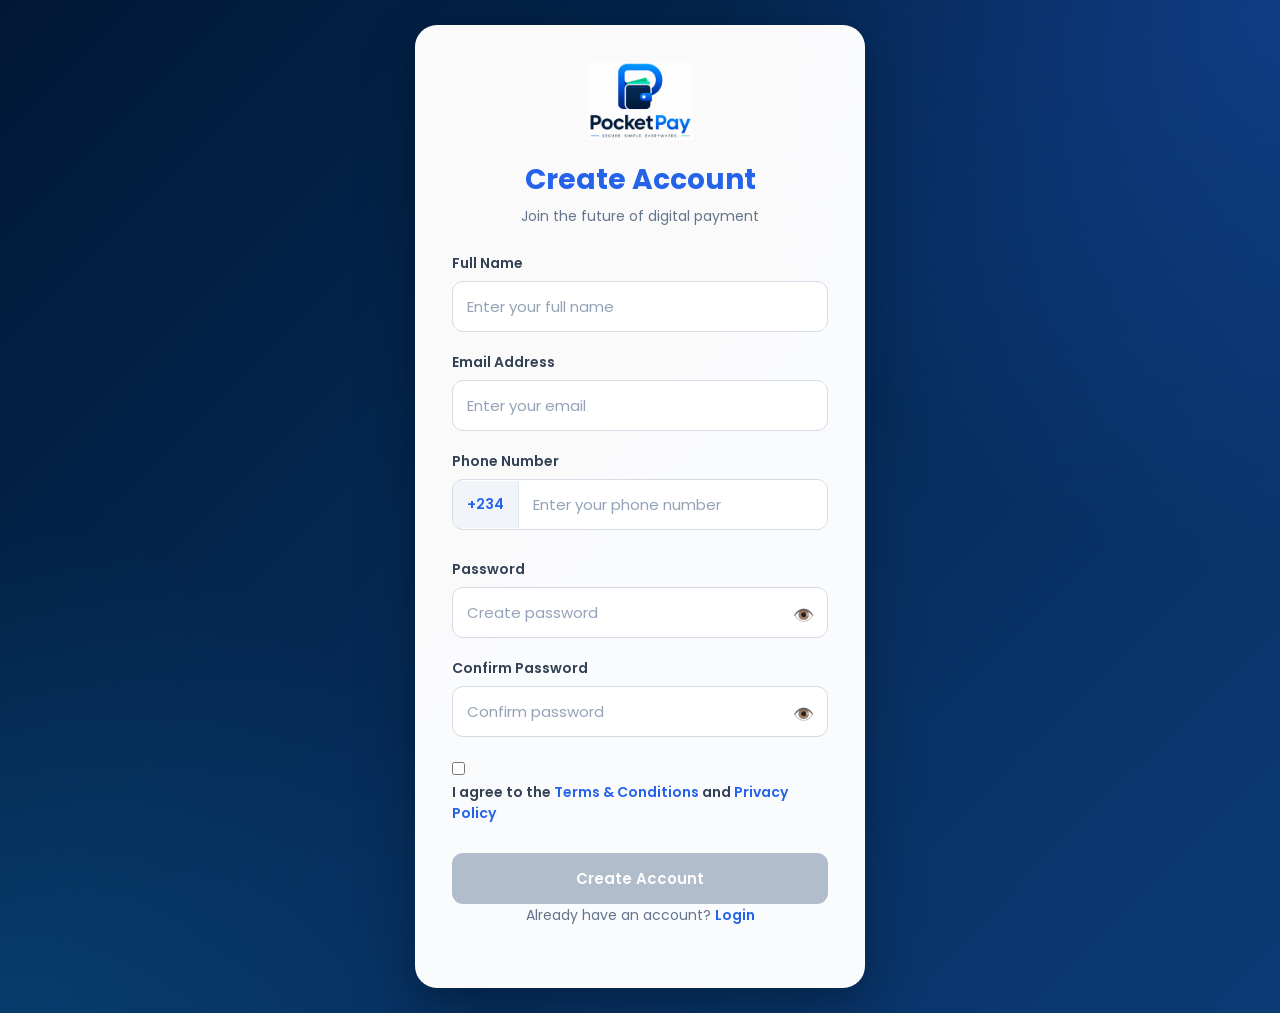
<file: index.html>
<!DOCTYPE html>
<html lang="en">

<head>

    <meta charset="UTF-8">

    <meta name="viewport"
          content="width=device-width, initial-scale=1.0">

    <title>PocketPay</title>

</head>

<body>

    <p>Opening PocketPay...</p>

    <script>
        window.location.href = "signup.html";
    </script>

</body>

</html>
</file>
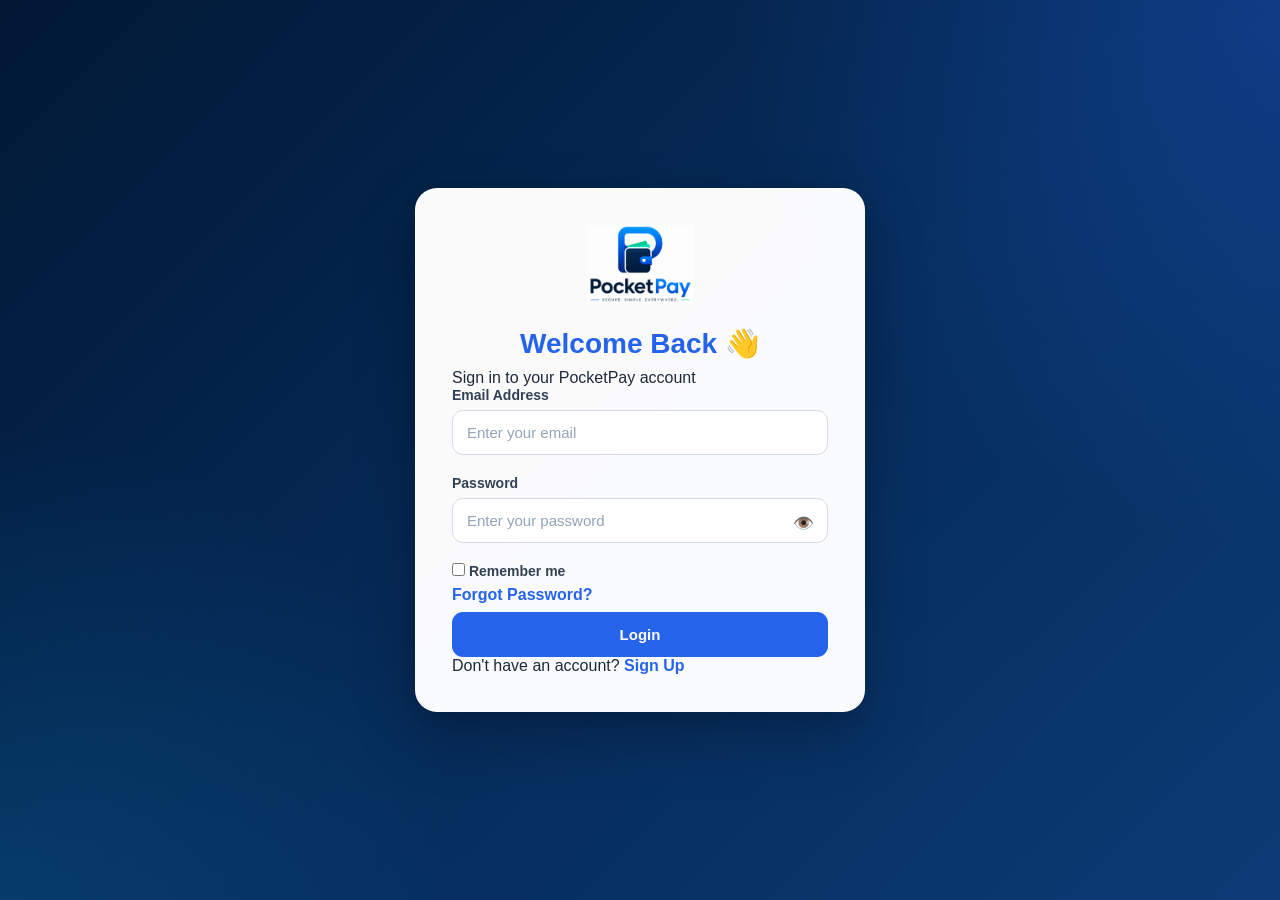
<file: addmoney.html>
<!DOCTYPE html>
<html lang="en">

<head>

    <meta charset="UTF-8">

    <meta name="viewport" content="width=device-width, initial-scale=1.0">

    <title>Add Money | PocketPay</title>

    <link rel="stylesheet" href="css/addmoney.css">

    <link rel="stylesheet" href="css/theme.css">

    <link rel="stylesheet" href="css/toast.css">

    <link rel="stylesheet"
        href="https://cdnjs.cloudflare.com/ajax/libs/font-awesome/6.5.2/css/all.min.css">

</head>

<body>

    <!-- Main Container -->
    <div class="container">

        <div class="add-money-card">

            <h2>
                <i class="fa-solid fa-wallet"></i>
                Add Money
            </h2>

            <p class="subtitle">
                Fund your PocketPay wallet securely.
            </p>

            <!-- Form -->
            <form id="addMoneyForm">

                <div class="input-group">

                    <label for="amount">Amount</label>

                    <input
                        type="number"
                        id="amount"
                        placeholder="Enter amount">

                    <small class="error" id="amountError"></small>

                </div>

                <div class="input-group">

                    <label for="paymentMethod">Payment Method</label>

                    <select id="paymentMethod">

                        <option value="">Select Method</option>

                        <option>Debit Card</option>

                        <option>Bank Transfer</option>

                        <option>USSD</option>

                    </select>

                    <small class="error" id="paymentError"></small>

                </div>

                <button type="submit">

                    Continue

                </button>

            </form>

            <!-- Deposit Summary -->

            <div class="summary-card">

                <h3>Deposit Summary</h3>

                <div class="summary-row">

                    <span>Amount</span>

                    <strong id="summaryAmount">₦0.00</strong>

                </div>

                <div class="summary-row">

                    <span>Payment Method</span>

                    <strong id="summaryMethod">-</strong>

                </div>

                <div class="summary-row">

                    <span>Processing Fee</span>

                    <strong>₦0.00</strong>

                </div>

                <hr>

                <div class="summary-row total">

                    <span>Total Credit</span>

                    <strong id="summaryTotal">₦0.00</strong>

                </div>

            </div>

        </div>

    </div>

    <!-- ===========================
         Confirmation Modal
    ============================ -->

    <div class="modal" id="confirmModal">

        <div class="modal-content">

            <h2>Confirm Deposit</h2>

            <p>
                <strong>Amount:</strong>
                <span id="modalAmount"></span>
            </p>

            <p>
                <strong>Payment Method:</strong>
                <span id="modalMethod"></span>
            </p>

            <hr>

            <p>
                <strong>Total Credit:</strong>
                <span id="modalTotal"></span>
            </p>

            <div class="modal-buttons">

                <button type="button" id="cancelBtn">

                    Cancel

                </button>

                <button type="button" id="confirmBtn">

                    Confirm

                </button>

            </div>

        </div>

    </div>

    <!-- ===========================
         Loading Modal
    ============================ -->

    <div class="loading-modal" id="loadingModal">

        <div class="loading-content">

            <div class="spinner"></div>

            <h2>Processing Deposit...</h2>

            <p>Please wait while we fund your wallet.</p>

        </div>

    </div>

    <!-- ===========================
     DEPOSIT RECEIPT
     ============================ -->

    <div class="success-modal" id="successModal">

    <div class="success-content receipt-card">

        <div class="receipt-top">

            <i class="fa-solid fa-circle-check success-icon"></i>

            <h2>Deposit Successful</h2>

            <p class="receipt-status">
                <i class="fa-solid fa-check"></i>
                Completed
            </p>

        </div>


        <div class="receipt-brand">

            <strong>PocketPay</strong>

            <span>
                Deposit Receipt
            </span>

        </div>


        <div class="receipt-details">

            <div class="receipt-row">

                <span>Reference</span>

                <strong id="receiptReference">
                    -
                </strong>

            </div>


            <div class="receipt-row">

                <span>Amount</span>

                <strong id="receiptAmount">
                    ₦0.00
                </strong>

            </div>


            <div class="receipt-row">

                <span>Payment Method</span>

                <strong id="receiptMethod">
                    -
                </strong>

            </div>


            <div class="receipt-row">

                <span>Processing Fee</span>

                <strong>
                    ₦0.00
                </strong>

            </div>


            <div class="receipt-row total-row">

                <span>Total Credited</span>

                <strong id="receiptTotal">
                    ₦0.00
                </strong>

            </div>


            <div class="receipt-row">

                <span>Date</span>

                <strong id="receiptDate">
                    -
                </strong>

            </div>

        </div>


        <div class="receipt-divider"></div>


        <div class="receipt-actions">

            <button
                type="button"
                id="downloadReceiptBtn"
                class="receipt-secondary-btn"
            >

                <i class="fa-solid fa-download"></i>

                Save Receipt

            </button>


            <button
                type="button"
                id="shareReceiptBtn"
                class="receipt-secondary-btn"
            >

                <i class="fa-solid fa-share-nodes"></i>

                Share

            </button>


            <button
                type="button"
                id="backDashboardBtn"
                class="receipt-primary-btn"
            >

                Back to Dashboard

            </button>

        </div>

    </div>

</div>


    </div>

    
    <script src="js/auth.js"></script>
    <script src="js/storage.js"></script>
    <script src="js/theme.js"></script>
    <script src="js/toast.js"></script>
    <script src="js/notifications.js"></script>
    <script src="js/addmoney.js"></script>
    

    <script>
    requireLogin();
</script>

</body>

</html>
</file>
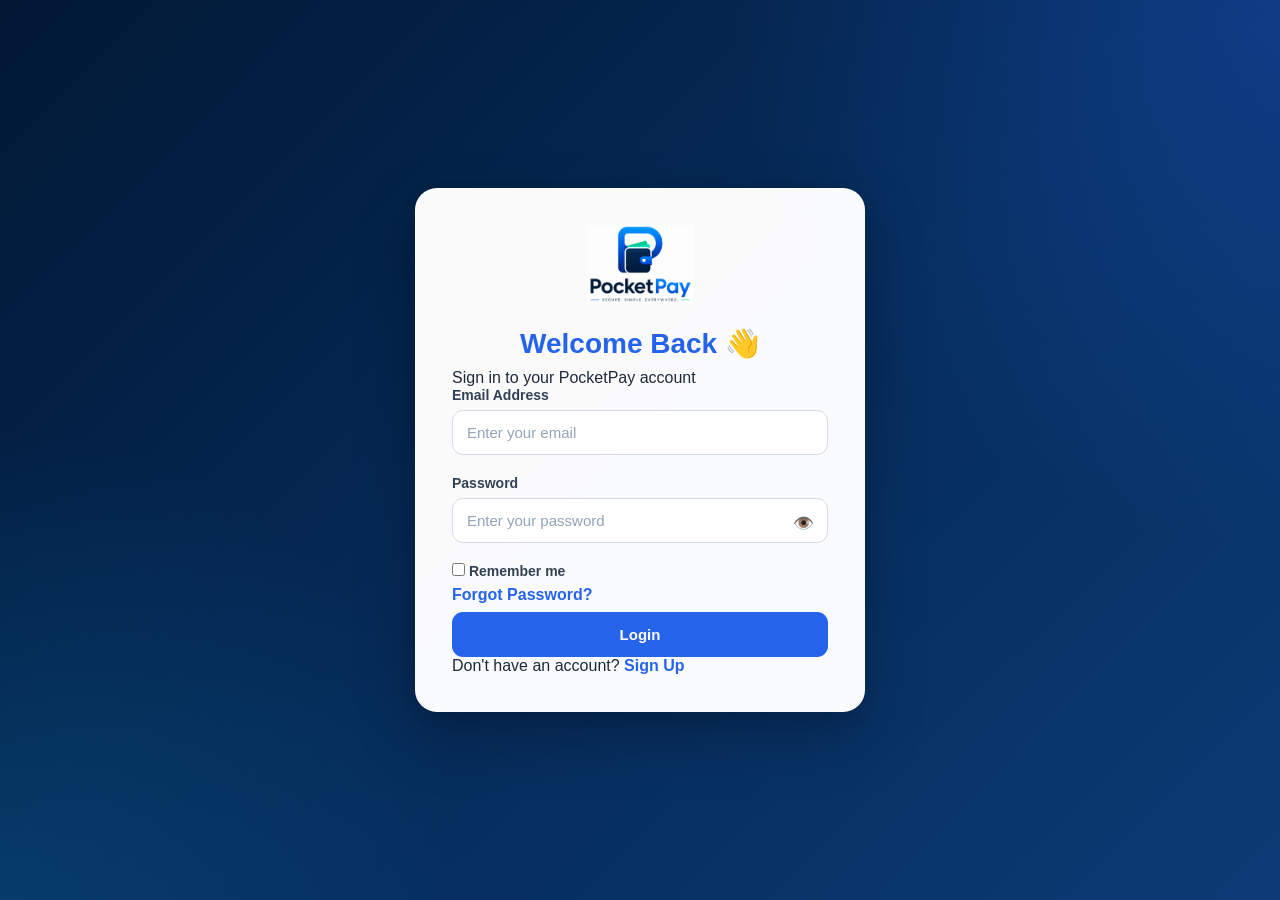
<file: airtime.html>
<!DOCTYPE html>
<html lang="en">

<head>

    <meta charset="UTF-8">

    <meta name="viewport"
          content="width=device-width, initial-scale=1.0">

    <title>Airtime & Data | PocketPay</title>

    <link rel="stylesheet" href="css/airtime.css">

    <link rel="stylesheet" href="css/theme.css">

    <link rel="stylesheet" href="css/toast.css">

    <link rel="stylesheet"
          href="https://cdnjs.cloudflare.com/ajax/libs/font-awesome/6.5.2/css/all.min.css">

</head>

<body>

<div class="container">

    <div class="airtime-card">

        <!-- Header -->

        <div class="header">

            <a href="dashboard.html" class="back-btn">

                <i class="fa-solid fa-arrow-left"></i>

            </a>

            <h2>Airtime & Data</h2>

        </div>


        <p class="subtitle">

            Buy Airtime or Data instantly.

        </p>


        <!-- Form -->

        <form id="airtimeForm">

            <div class="input-group">

                <label>Service</label>

                <select id="service">

                    <option value="">
                        Select Service
                    </option>

                    <option value="Airtime">
                        Airtime
                    </option>

                    <option value="Data">
                        Data Bundle
                    </option>

                </select>

                <small
                    class="error"
                    id="serviceError">
                </small>

            </div>


            <div class="input-group">

                <label>Network</label>

                <select id="network">

                    <option value="">
                        Select Network
                    </option>

                    <option value="MTN">
                        MTN
                    </option>

                    <option value="Airtel">
                        Airtel
                    </option>

                    <option value="Glo">
                        Glo
                    </option>

                    <option value="9mobile">
                        9mobile
                    </option>

                </select>

                <small
                    class="error"
                    id="networkError">
                </small>

            </div>


            <div class="input-group">

                <label>Phone Number</label>

                <input
                    type="tel"
                    id="phone"
                    placeholder="08012345678">

                <small
                    class="error"
                    id="phoneError">
                </small>

            </div>


            <div class="input-group">

                <label>Amount</label>

                <input
                    type="number"
                    id="amount"
                    placeholder="Enter Amount">

                <small
                    class="error"
                    id="amountError">
                </small>

            </div>


            <button type="submit">

                Continue

            </button>

        </form>


        <!-- Purchase Summary -->

        <div class="summary-card">

            <h3>Purchase Summary</h3>


            <div class="summary-row">

                <span>Service</span>

                <strong id="summaryService">
                    -
                </strong>

            </div>


            <div class="summary-row">

                <span>Network</span>

                <strong id="summaryNetwork">
                    -
                </strong>

            </div>


            <div class="summary-row">

                <span>Phone</span>

                <strong id="summaryPhone">
                    -
                </strong>

            </div>


            <div class="summary-row">

                <span>Amount</span>

                <strong id="summaryAmount">
                    ₦0.00
                </strong>

            </div>

        </div>

    </div>

</div>


<!-- ===========================
     CONFIRMATION MODAL
=========================== -->

<div class="modal" id="confirmModal">

    <div class="modal-content">

        <h2>Confirm Purchase</h2>


        <p>

            <strong>Service:</strong>

            <span id="modalService"></span>

        </p>


        <p>

            <strong>Network:</strong>

            <span id="modalNetwork"></span>

        </p>


        <p>

            <strong>Phone:</strong>

            <span id="modalPhone"></span>

        </p>


        <p>

            <strong>Amount:</strong>

            <span id="modalAmount"></span>

        </p>


        <div class="buttons">

            <button
                type="button"
                id="cancelBtn">

                Cancel

            </button>


            <button
                type="button"
                id="confirmBtn">

                Confirm

            </button>

        </div>

    </div>

</div>


<!-- ===========================
     LOADING MODAL
=========================== -->

<div class="modal" id="loadingModal">

    <div class="loading-content">

        <div class="spinner"></div>

        <h2>
            Processing Purchase...
        </h2>

        <p>
            Please wait...
        </p>

    </div>

</div>


<!-- ===========================
     AIRTIME / DATA RECEIPT
=========================== -->

<div class="modal" id="successModal">

    <div class="modal-content success receipt-card">

        <div class="receipt-top">

            <i class="fa-solid fa-circle-check success-icon"></i>

            <h2>
                Purchase Successful
            </h2>

            <p class="receipt-status">

                <i class="fa-solid fa-check"></i>

                Completed

            </p>

        </div>


        <div class="receipt-brand">

            <strong>
                PocketPay
            </strong>

            <span>
                Airtime & Data Receipt
            </span>

        </div>


        <div class="receipt-details">


            <div class="receipt-row">

                <span>
                    Reference
                </span>

                <strong id="reference">
                    -
                </strong>

            </div>


            <div class="receipt-row">

                <span>
                    Service
                </span>

                <strong id="receiptService">
                    -
                </strong>

            </div>


            <div class="receipt-row">

                <span>
                    Network
                </span>

                <strong id="receiptNetwork">
                    -
                </strong>

            </div>


            <div class="receipt-row">

                <span>
                    Phone Number
                </span>

                <strong id="receiptPhone">
                    -
                </strong>

            </div>


            <div class="receipt-row">

                <span>
                    Amount
                </span>

                <strong id="receiptAmount">
                    ₦0.00
                </strong>

            </div>


            <div class="receipt-row total-row">

                <span>
                    Total
                </span>

                <strong id="receiptTotal">
                    ₦0.00
                </strong>

            </div>


            <div class="receipt-row">

                <span>
                    Date
                </span>

                <strong id="receiptDate">
                    -
                </strong>

            </div>

        </div>


        <div class="receipt-divider"></div>


        <div class="receipt-actions">


            <button
                type="button"
                id="downloadReceiptBtn"
                class="receipt-secondary-btn">

                <i class="fa-solid fa-download"></i>

                Save Receipt

            </button>


            <button
                type="button"
                id="shareReceiptBtn"
                class="receipt-secondary-btn">

                <i class="fa-solid fa-share-nodes"></i>

                Share

            </button>


            <button
                type="button"
                id="backDashboardBtn"
                class="receipt-primary-btn">

                Back to Dashboard

            </button>

        </div>

    </div>

</div>


<!-- ===========================
     SCRIPTS
=========================== -->

<script src="js/auth.js"></script>

<script src="js/storage.js"></script>

<script src="js/theme.js"></script>

<script src="js/toast.js"></script>

<script src="js/notifications.js"></script>

<script src="js/airtime.js"></script>


<script>

    requireLogin();

</script>

</body>

</html>
</file>
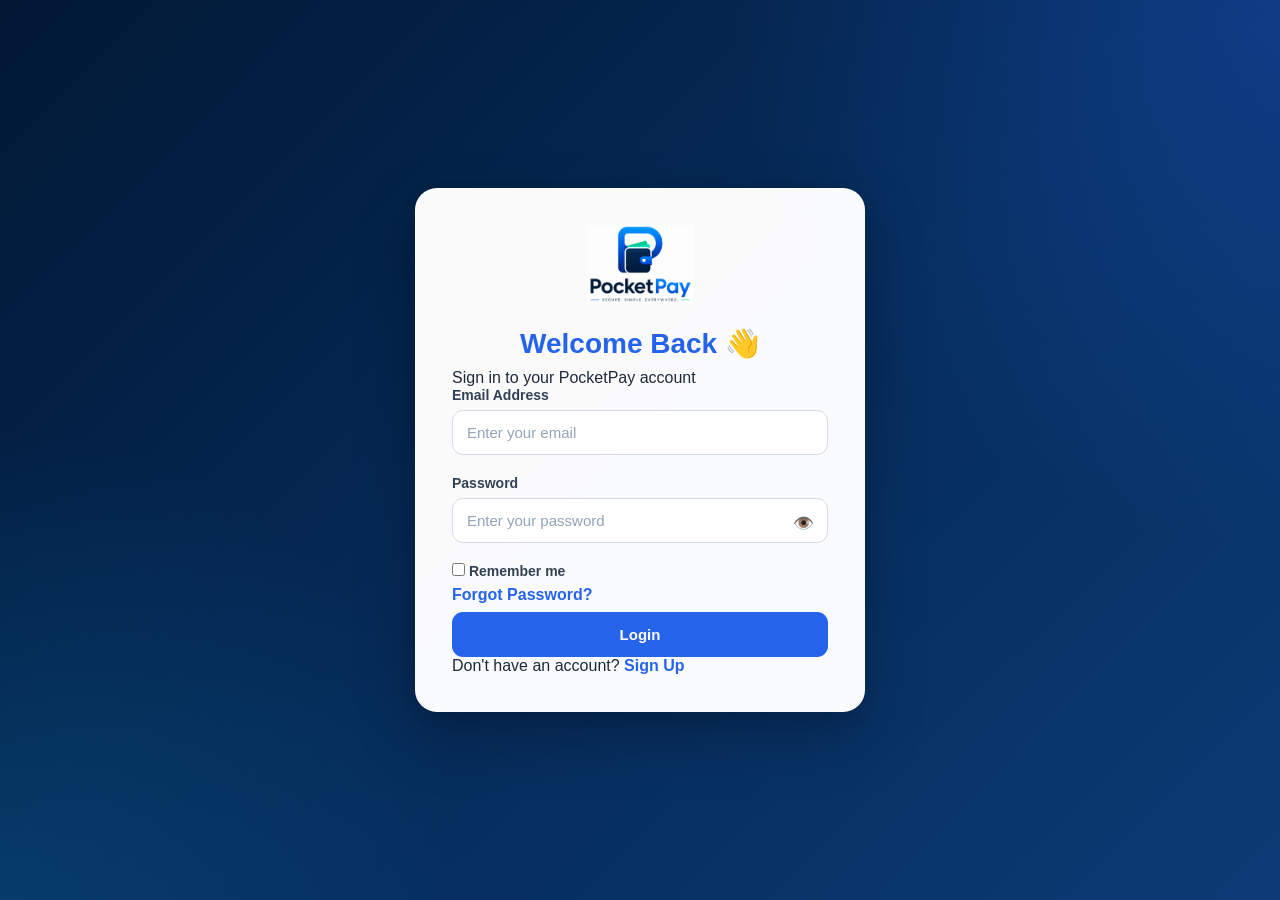
<file: login.html>
<!DOCTYPE html>
<html lang="en">
<head>
    <meta charset="UTF-8">
    <meta name="viewport" content="width=device-width, initial-scale=1.0">
    <title>Login | PocketPay</title>

    <link rel="stylesheet" href="css/auth.css">

</head>

<body>

<div class="container">
    <div class="logo">
    <img src="images/pocketpaynew.png" alt="PocketPay Logo">
</div>

<form id="loginForm">

    <h1>Welcome Back 👋</h1>
    <p>Sign in to your PocketPay account</p>

    <label>Email Address</label>
    <input
        type="email"
        id="email"
        placeholder="Enter your email">

    <small class="error" id="emailError"></small>

    <label>Password</label>

    <div class="password-box">
        <input
            type="password"
            id="password"
            placeholder="Enter your password">

        <span class="toggle-password"
            onclick="togglePassword('password')">
            👁️
        </span>
    </div>

    <small class="error" id="passwordError"></small>

    <div class="remember">
        <label>
            <input type="checkbox" id="remember">
            Remember me
        </label>

        <a href="#">Forgot Password?</a>
    </div>

    <button type="submit" id="loginBtn">
        Login
    </button>

    <p id="loginSuccess" class="success"></p>

    <p>
        Don't have an account?
        <a href="signup.html">Sign Up</a>
    </p>

</form>

<script src="js/auth.js"></script>
<script src="js/login.js"></script>

</body>
</html>
</file>
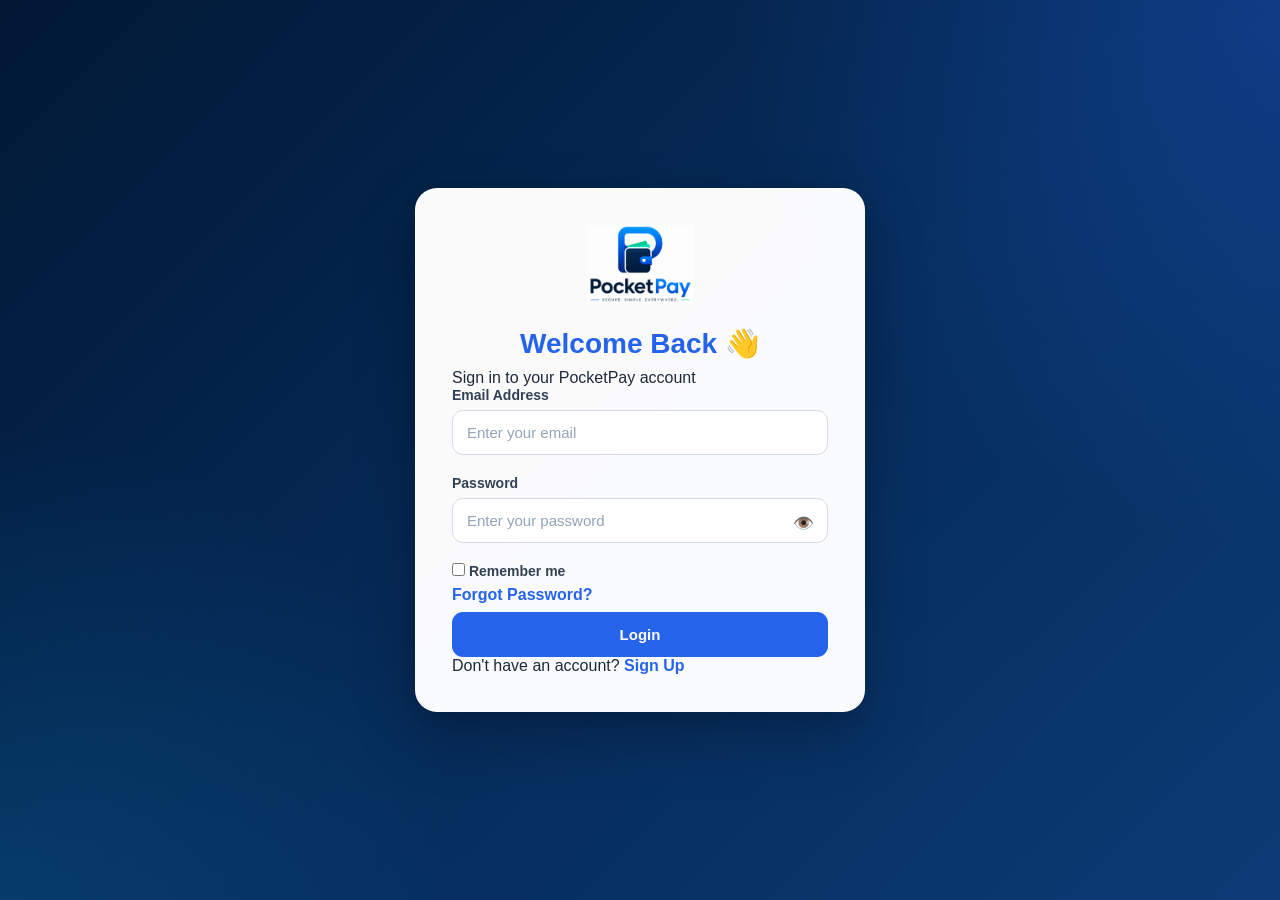
<file: profile.html>
<!DOCTYPE html>
<html lang="en">

<head>

    <meta charset="UTF-8">

    <meta name="viewport"
          content="width=device-width, initial-scale=1.0">

    <title>Profile | PocketPay</title>

    <link rel="stylesheet"
          href="css/profile.css">

          <link rel="stylesheet" href="css/theme.css">

    <link rel="stylesheet" href="css/toast.css">

    <link rel="stylesheet"
          href="https://cdnjs.cloudflare.com/ajax/libs/font-awesome/6.5.2/css/all.min.css">

</head>

<body>

<div class="container">

    <div class="profile-card">

        <!-- Header -->

        <div class="header">

            <a href="dashboard.html"
               class="back-btn">

                <i class="fa-solid fa-arrow-left"></i>

            </a>

            <h2>My Profile</h2>

        </div>

        <!-- Profile Image -->

           <div class="profile-image">

                <img
             src="images/IMG_1871.PNG"
             id="profileImage"
             alt="Profile">

        <input
            type="file"
            id="imageInput"
            accept="image/*"
            hidden>

         <button
             type="button"
            id="changePhotoBtn">

         <i class="fa-solid fa-camera"></i>

              Change Photo

    </button>

</div>

        <!-- Editable Form -->

        <form id="profileForm">

            <div class="input-group">

                <label>Full Name</label>

                <input
                    type="text"
                    id="fullName">

                <small
                    class="error"
                    id="nameError"></small>

            </div>

            <div class="input-group">

                <label>Email Address</label>

                <input
                    type="email"
                    id="email">

                <small
                    class="error"
                    id="emailError"></small>

            </div>

            <div class="input-group">

                <label>Phone Number</label>

                <input
                    type="tel"
                    id="phone">

                <small
                    class="error"
                    id="phoneError"></small>

            </div>

            <div class="input-group">

                <label>Wallet ID</label>

                <input
                    type="text"
                    id="walletID"
                    value="PP20260001"
                    readonly>

            </div>

            <button
                type="submit"
                id="saveBtn">

                <i class="fa-solid fa-floppy-disk"></i>

                Save Changes

            </button>

        </form>

        <p id="successMessage"
           class="success-message">

            Profile Updated Successfully!

        </p>

        <!-- Quick Actions -->

        <div class="actions">

            <button
                id="passwordBtn">

                <i class="fa-solid fa-lock"></i>

                Change Password

            </button>

            <button
                id="settingsBtn">

                <i class="fa-solid fa-gear"></i>

                Settings

            </button>

            <button
                id="logoutBtn"
                class="logout">

                <i class="fa-solid fa-right-from-bracket"></i>

                Logout

            </button>

        </div>

    </div>

</div>

<script src="js/theme.js"></script>
<script src="js/auth.js"></script>
<script src="js/storage.js"></script>
<script src="js/toast.js"></script>
<script src="js/profile.js"></script>

<script>
    requireLogin();
</script>

</body>

</html>
</file>
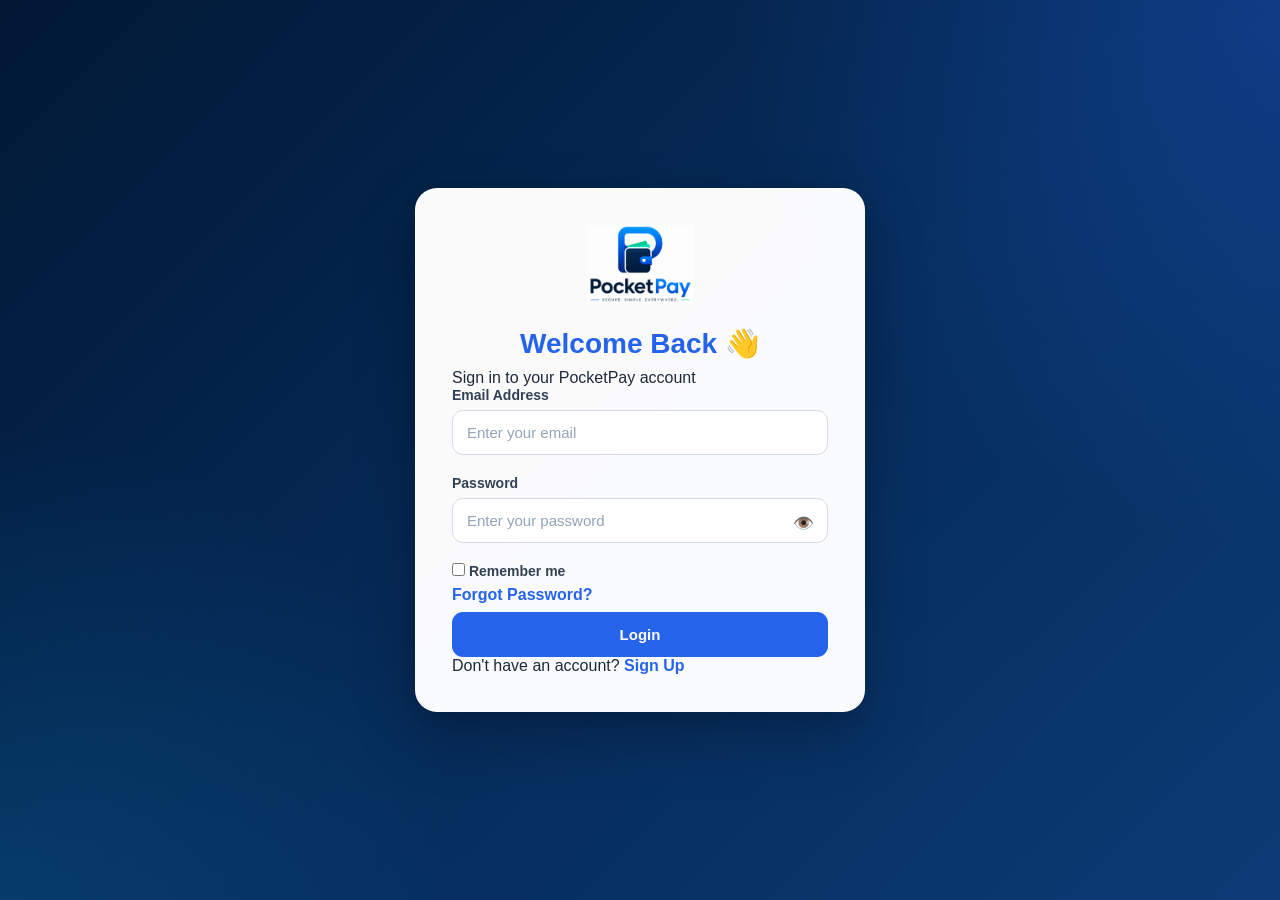
<file: sendmoney.html>
<!DOCTYPE html>
<html lang="en">
<head>

    <meta charset="UTF-8">

    <meta name="viewport" content="width=device-width, initial-scale=1.0">

    <title>Send Money | PocketPay</title>

    <link rel="stylesheet" href="css/sendmoney.css">

    <link rel="stylesheet" href="css/theme.css">


    <link rel="stylesheet" href="css/toast.css">

    <link rel="preconnect" href="https://fonts.googleapis.com">

    <link rel="preconnect" href="https://fonts.gstatic.com" crossorigin>

    <link href="https://fonts.googleapis.com/css2?family=Poppins:wght@300;400;500;600;700&display=swap"
        rel="stylesheet">

    <link rel="stylesheet"
href="https://cdnjs.cloudflare.com/ajax/libs/font-awesome/6.7.2/css/all.min.css">

</head>

<body>

<div class="container">

    <!-- Header -->

    <header>

        <a href="dashboard.html">

            <i class="fa-solid fa-arrow-left"></i>

        </a>

        <h2>Send Money</h2>

    </header>
      
       <!-- Paste Here -->

<form id="sendMoneyForm">

    <label>Recipient Name</label>
    <input
        type="text"
        id="recipient"
        placeholder="Enter recipient name"
    >
         <small class="error" id="recipientError"></small>

    <label>Select Bank</label>

    <select id="bank">

        <option value="">Choose Bank</option>

        <option>Access Bank</option>
        <option>First Bank</option>
        <option>GTBank</option>
        <option>UBA</option>
        <option>Zenith Bank</option>
        <option>Opay</option>
        <option>PalmPay</option>
        <option>Kuda</option>

    </select>
       <small class="error" id="bankError"></small>

    <label>Account Number</label>

    <input
        type="text"
        id="accountNumber"
        placeholder="10-digit account number"
        maxlength="10"
    >
       <small class="error" id="accountError"></small>

    <label>Amount</label>

    <input
        type="number"
        id="amount"
        placeholder="Enter amount"
    >
        <small class="error" id="amountError"></small>

    <label>Description (Optional)</label>

    <textarea
        id="description"
        rows="4"
        placeholder="What's this payment for?"
    ></textarea>

    <button type="submit">

        Continue

    </button>

</form>
      <div class="transfer-summary">
    <h3>Transfer Summary</h3>

    <div class="summary-item">
        <span>Recipient</span>
        <span id="summaryRecipient">-</span>
    </div>

    <div class="summary-item">
        <span>Bank</span>
        <span id="summaryBank">-</span>
    </div>

    <div class="summary-item">
        <span>Amount</span>
        <span id="summaryAmount">₦0.00</span>
    </div>

    <div class="summary-item">
        <span>Transfer Fee</span>
        <span>₦10.00</span>
    </div>

    <hr>

    <div class="summary-item total">
        <span>Total</span>
        <span id="summaryTotal">₦10.00</span>
    </div>
</div>


</div>
<div class="modal" id="confirmModal">

    <div class="modal-content">

        <h2>Confirm Transfer</h2>

        <p><strong>Recipient:</strong> <span id="modalRecipient"></span></p>

        <p><strong>Bank:</strong> <span id="modalBank"></span></p>

        <p><strong>Amount:</strong> <span id="modalAmount"></span></p>

        <p><strong>Transfer Fee:</strong> ₦10.00</p>

        <hr>

        <p><strong>Total:</strong> <span id="modalTotal"></span></p>

        <div class="modal-buttons">

            <button id="cancelBtn">Cancel</button>

            <button id="confirmBtn">Confirm</button>

        </div>

    </div>

</div>
       <!-- ===============================
               TRANSACTION RECEIPT
       ================================ -->

<div class="success-modal" id="successModal">

    <div class="success-content receipt-card">

        <div class="receipt-top">

            <i class="fa-solid fa-circle-check success-icon"></i>

            <h2>Transfer Successful</h2>

            <p class="receipt-status">
                <i class="fa-solid fa-check"></i>
                Completed
            </p>

        </div>


        <div class="receipt-brand">
            <strong>PocketPay</strong>
            <span>Transaction Receipt</span>
        </div>


        <div class="receipt-details">

            <div class="receipt-row">
                <span>Reference</span>
                <strong id="receiptReference">-</strong>
            </div>

            <div class="receipt-row">
                <span>Recipient</span>
                <strong id="receiptRecipient">-</strong>
            </div>

            <div class="receipt-row">
                <span>Bank</span>
                <strong id="receiptBank">-</strong>
            </div>

            <div class="receipt-row">
                <span>Account Number</span>
                <strong id="receiptAccount">-</strong>
            </div>

            <div class="receipt-row">
                <span>Description</span>
                <strong id="receiptDescription">-</strong>
            </div>

            <div class="receipt-row">
                <span>Amount</span>
                <strong id="receiptAmount">₦0.00</strong>
            </div>

            <div class="receipt-row">
                <span>Transfer Fee</span>
                <strong>₦10.00</strong>
            </div>

            <div class="receipt-row total-row">
                <span>Total</span>
                <strong id="receiptTotal">₦0.00</strong>
            </div>

            <div class="receipt-row">
                <span>Date</span>
                <strong id="receiptDate">-</strong>
            </div>

        </div>


        <div class="receipt-divider"></div>


        <div class="receipt-actions">

            <button
                type="button"
                id="downloadReceiptBtn"
                class="receipt-secondary-btn"
            >
                <i class="fa-solid fa-download"></i>
                Save Receipt
            </button>

            <button
                type="button"
                id="shareReceiptBtn"
                class="receipt-secondary-btn"
            >
                <i class="fa-solid fa-share-nodes"></i>
                Share
            </button>

            <button
                type="button"
                id="backDashboardBtn"
                class="receipt-primary-btn"
            >
                Back to Dashboard
            </button>

        </div>

    </div>

</div>

</div>
    <div class="loading-modal" id="loadingModal">

    <div class="loading-content">

        <div class="spinner"></div>

        <h2>Processing Transfer...</h2>

        <p>Please wait while we complete your transaction.</p>

    </div>

</div>


<script src="js/auth.js"></script>
<script src="js/storage.js"></script>
<script src="js/theme.js"></script>
<script src="js/toast.js"></script>
<script src="js/notifications.js"></script>
<script src="js/sendmoney.js"></script>

<script>
    requireLogin();
</script>
  

</body>

</html>
</file>
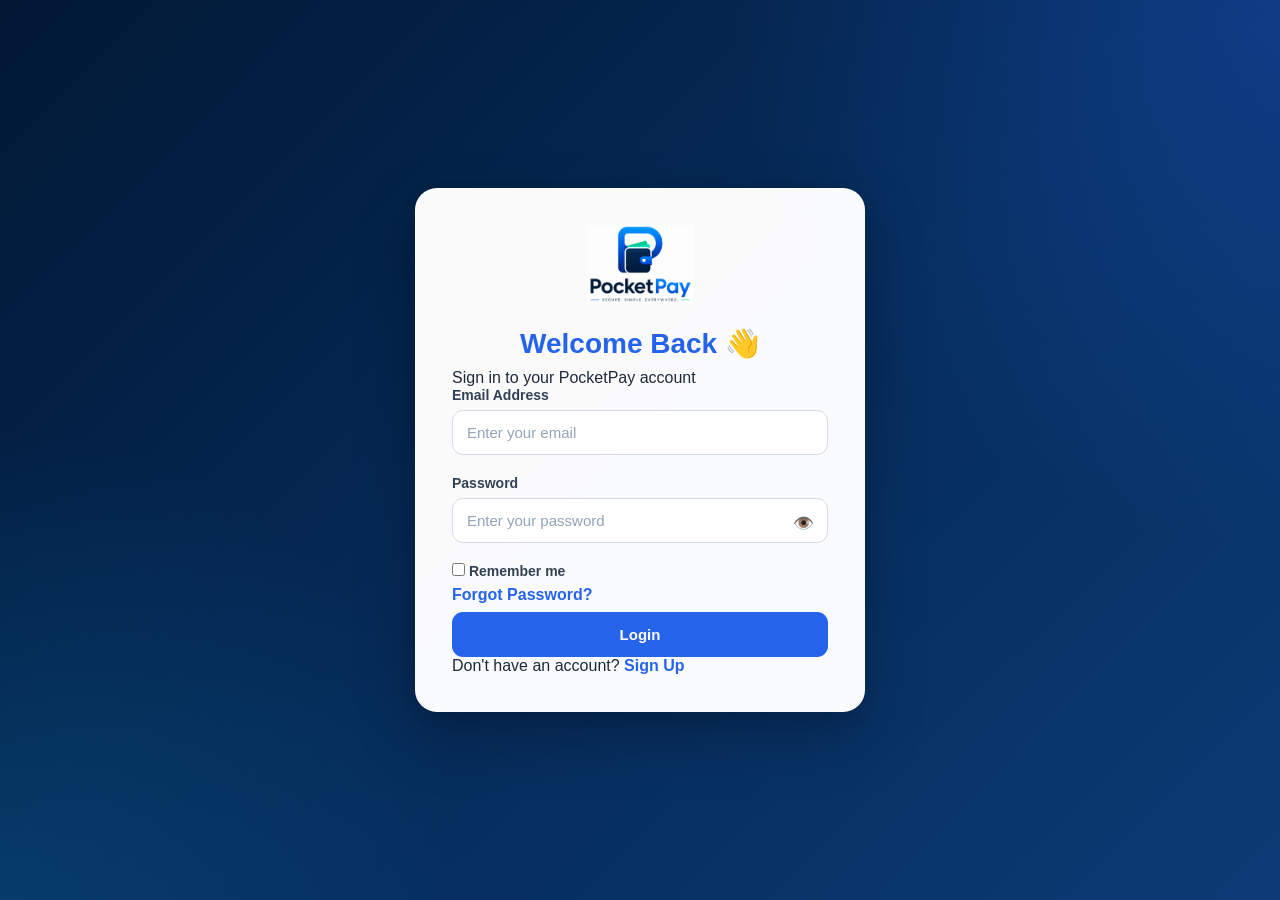
<file: settings.html>
<!DOCTYPE html>
<html lang="en">

<head>

    <meta charset="UTF-8">

    <meta name="viewport"
          content="width=device-width, initial-scale=1.0">

    <title>Settings | PocketPay</title>

    <link rel="stylesheet"
          href="css/settings.css">

          <link rel="stylesheet" href="css/theme.css">

    <link rel="stylesheet" href="css/toast.css">

    <link rel="stylesheet"
          href="https://cdnjs.cloudflare.com/ajax/libs/font-awesome/6.5.2/css/all.min.css">

</head>

<body>

<div class="container">

    <div class="settings-card">

        <!-- Header -->

        <div class="header">

            <a href="profile.html" class="back-btn">

                <i class="fa-solid fa-arrow-left"></i>

            </a>

            <h2>Settings</h2>

        </div>

        <!-- Settings List -->

        <div class="setting-item">

            <div class="left">

                <i class="fa-solid fa-moon"></i>

                <span>Dark Mode</span>

            </div>

            <label class="switch">

                <input type="checkbox" id="darkMode">

                <span class="slider"></span>

            </label>

        </div>

        <div class="setting-item">

            <div class="left">

                <i class="fa-solid fa-bell"></i>

                <span>Notifications</span>

            </div>

            <label class="switch">

                <input type="checkbox" id="notifications" checked>

                <span class="slider"></span>

            </label>

        </div>

        <div class="setting-item clickable" id="securityBtn">

            <div class="left">

                <i class="fa-solid fa-shield-halved"></i>

                <span>Security</span>

            </div>

            <i class="fa-solid fa-chevron-right"></i>

        </div>

        <div class="setting-item clickable" id="aboutBtn">

            <div class="left">

                <i class="fa-solid fa-circle-info"></i>

                <span>About PocketPay</span>

            </div>

            <i class="fa-solid fa-chevron-right"></i>

        </div>

        <div class="setting-item clickable logout" id="logoutBtn">

            <div class="left">

                <i class="fa-solid fa-right-from-bracket"></i>

                <span>Logout</span>

            </div>

            <i class="fa-solid fa-chevron-right"></i>

        </div>

    </div>

</div>

<script src="js/theme.js"></script>
<script src="js/auth.js"></script>
<script src="js/toast.js"></script>
<script src="js/settings.js"></script>

<script>
    requireLogin();
</script>

</body>

</html>
</file>
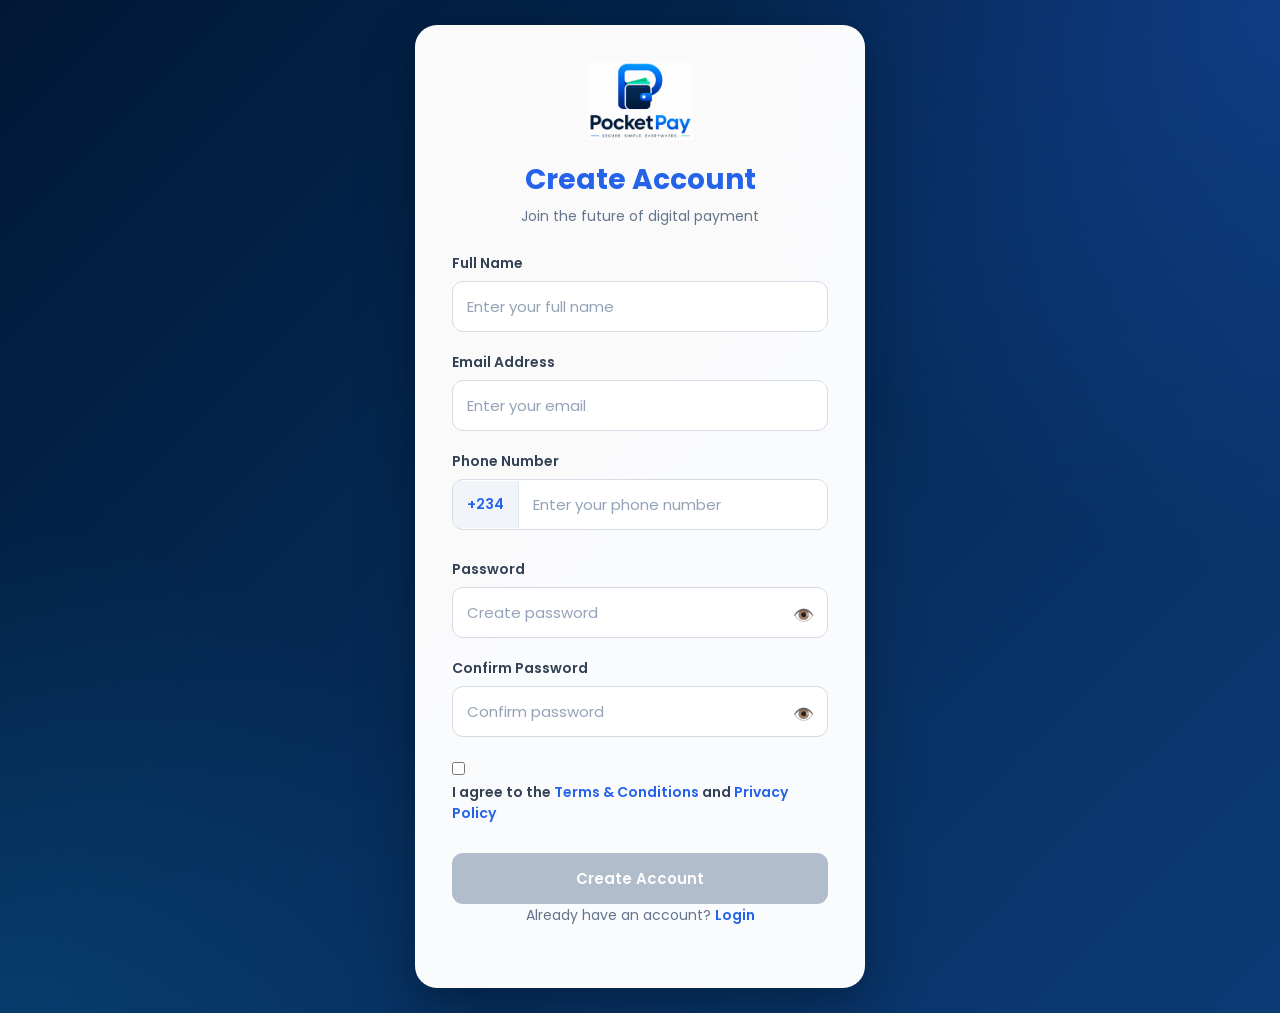
<file: signup.html>
<!DOCTYPE html>
<html lang="en">

<head>
    <meta charset="UTF-8">
    <meta name="viewport" content="width=device-width, initial-scale=1.0">
    <meta name="description" content="Sign up for an E-Wallet account and start using digital payments">
    <title>Sign Up | PocketPay</title>

    <link rel="stylesheet" href="css/auth.css">


    <link rel="preconnect" href="https://fonts.googleapis.com">
    <link rel="preconnect" href="https://fonts.gstatic.com" crossorigin>
    <link href="https://fonts.googleapis.com/css2?family=Poppins:wght@300;400;500;600;700&display=swap"
        rel="stylesheet">
</head>

<body>

    <div class="container">

        <div class="logo">
          <img src="images/pocketpaynew.png" alt="PocketPay Logo">
        </div>
        
        <h1>Create Account</h1>
        <p>Join the future of digital payment</p>
         
         
        <form id="signupForm">

            <label>Full Name</label>
            <input type="text" id="fullname" placeholder="Enter your full name">
               <small class="error" id="fullnameError"></small>

            <label>Email Address</label>
            <input type="email" id="email" placeholder="Enter your email">
               <small class="error" id="emailError"></small>

            <label>Phone Number</label>
            <div class="phone-input">
                  <span>+234</span>
                  <input 
                 type="tel" 
                 id="phone" 
                 placeholder="Enter your phone number"
                 maxlength="10">
                
            </div>
                <small class="error" id="phoneError"></small>

                 <label>Password</label>

            <div class="password-box">

                        <input 
                         type="password"
                         id="password" 
                         placeholder="Create password"
                         
                    >
                         <span class="toggle-password"
                         onclick="togglePassword('password')">
                           👁️
                        </span>
            </div>
                       <small class="error" id="passwordError"></small>

            <label>Confirm Password</label>

            <div class="password-box">

                <input
                     type="password"
                     id="confirmPassword" 
                     placeholder="Confirm password"
                     
                 >
                    <span class="toggle-password"
                     onclick="togglePassword('confirmPassword')">
                       👁️
                </span>
            </div>
                    <small class="error" id="confirmPasswordError"></small>
                <div class="terms">

                     <input
                     type="checkbox"
                     id="agreeTerms"
             >

            <label for="agreeTerms">
                     I agree to the
                <a href="#">Terms & Conditions</a>
                    and
                      <a href="#">Privacy Policy</a>
                 </label>

            </div>

                 <small class="error" id="termsError"></small>

                 <button type="submit" id="signupBtn">
                       Create Account
                </button>

                <p id="successMessage" class="success"></p>
        </form>

        <p>

            Already have an account?
            <a href="login.html">Login</a>
        </p>

    </div>
          <script src="js/signup.js"></script>
</body>

</html>
</file>
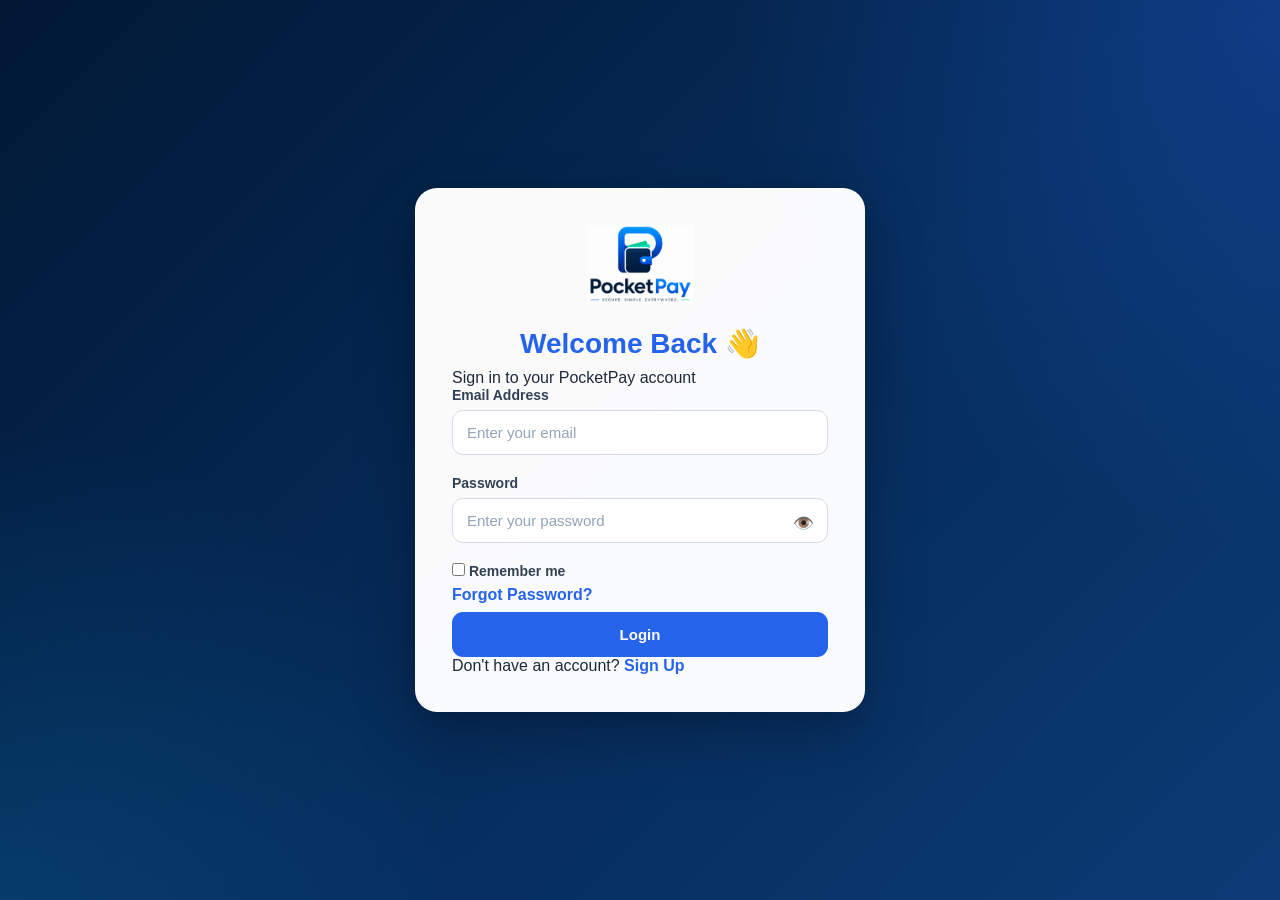
<file: transaction-history.html>
<!DOCTYPE html>
<html lang="en">

<head>

    <meta charset="UTF-8">

    <meta name="viewport"
          content="width=device-width, initial-scale=1.0">

    <title>Transaction History | PocketPay</title>

    <link rel="stylesheet"
          href="css/transaction-history.css">

    <link rel="stylesheet" href="css/theme.css">

    <link rel="stylesheet"
          href="https://cdnjs.cloudflare.com/ajax/libs/font-awesome/6.5.2/css/all.min.css">

</head>

<body>

<div class="container">

    <div class="history-card">

        <!-- Header -->

        <div class="header">

            <a href="dashboard.html" class="back-btn">

                <i class="fa-solid fa-arrow-left"></i>

            </a>

            <h2>Transaction History</h2>

        </div>


        <!-- Search + Filter -->

        <div class="controls">

            <input
                type="text"
                id="searchInput"
                placeholder="Search transaction...">

            <select id="filter">

                <option value="all">All</option>

                <option value="in">Money In</option>

                <option value="out">Money Out</option>

            </select>

        </div>


        <!-- Transaction List -->

        <div id="transactionList">

        </div>

    </div>

</div>

<script src="js/theme.js"></script>
<script src="js/auth.js"></script>
<script src="js/storage.js"></script>
<script src="js/transaction-history.js"></script>

<script>
    requireLogin();
</script>

</body>

</html>
</file>
<file: css/addmoney.css>
/* Reset */

*{
    margin:0;
    padding:0;
    box-sizing:border-box;
    font-family:Arial, Helvetica, sans-serif;
}

body{
    background:#f4f7fb;
    min-height:100vh;
    display:flex;
    justify-content:center;
    align-items:center;
    padding:20px;
}

.container{
    width:100%;
    display:flex;
    justify-content:center;
}

.add-money-card{
    width:100%;
    max-width:450px;
    background:#fff;
    padding:30px;
    border-radius:20px;
    box-shadow:0 8px 25px rgba(0,0,0,.08);
}

.add-money-card h2{
    text-align:center;
    color:#2563eb;
    margin-bottom:10px;
}

.subtitle{
    text-align:center;
    color:#666;
    margin-bottom:30px;
}

.input-group{
    margin-bottom:20px;
}

.input-group label{
    display:block;
    margin-bottom:8px;
    font-weight:600;
    color:#333;
}

.input-group input,
.input-group select{
    width:100%;
    padding:14px;
    border:1px solid #d1d5db;
    border-radius:10px;
    font-size:15px;
    outline:none;
    transition:.3s;
}

.input-group input:focus,
.input-group select:focus{
    border-color:#2563eb;
}

.error{
    display:block;
    color:#dc2626;
    font-size:13px;
    margin-top:5px;
}

button{
    width:100%;
    padding:15px;
    border:none;
    border-radius:10px;
    background:#2563eb;
    color:white;
    font-size:16px;
    cursor:pointer;
    transition:.3s;
}

button:hover{
    background:#1d4ed8;
}

@media(max-width:480px){

.add-money-card{

        padding:20px;

}

}

/* Deposit Summary */

.summary-card{
    margin-top:30px;
    background:#f8fafc;
    border:1px solid #e5e7eb;
    border-radius:12px;
    padding:20px;
}

.summary-card h3{
    color:#2563eb;
    margin-bottom:20px;
}

.summary-row{
    display:flex;
    justify-content:space-between;
    margin:12px 0;
}

.summary-row span{
    color:#555;
}

.summary-row strong{
    color:#111827;
}

.summary-row.total{
    font-size:18px;
    font-weight:bold;
    color:#2563eb;
}
/* ===========================
   Confirmation Modal
=========================== */

.modal{
    display:none;
    position:fixed;
    top:0;
    left:0;
    width:100%;
    height:100%;
    background:rgba(0,0,0,.5);
    justify-content:center;
    align-items:center;
    z-index:1000;
}

.modal-content{
    background:#fff;
    width:90%;
    max-width:400px;
    padding:25px;
    border-radius:15px;
    box-shadow:0 10px 30px rgba(0,0,0,.2);
}

.modal-content h2{
    text-align:center;
    color:#2563eb;
    margin-bottom:20px;
}

.modal-content p{
    margin:15px 0;
    color:#333;
}

.modal-content hr{
    margin:20px 0;
    border:none;
    border-top:1px solid #ddd;
}

.modal-buttons{
    display:flex;
    justify-content:space-between;
    gap:15px;
    margin-top:25px;
}

.modal-buttons button{
    flex:1;
    padding:14px;
    border:none;
    border-radius:8px;
    font-size:15px;
    cursor:pointer;
    transition:.3s;
}

#cancelBtn{
    background:#dc3545;
    color:#fff;
}

#cancelBtn:hover{
    background:#bb2d3b;
}

#confirmBtn{
    background:#2563eb;
    color:#fff;
}

#confirmBtn:hover{
    background:#1d4ed8;
}
/* ===========================
   Processing Modal
=========================== */

.loading-modal{
    display:none;
    position:fixed;
    top:0;
    left:0;
    width:100%;
    height:100%;
    background:rgba(0,0,0,.55);
    justify-content:center;
    align-items:center;
    z-index:1100;
}

.loading-content{
    background:#fff;
    width:90%;
    max-width:360px;
    padding:35px;
    border-radius:15px;
    text-align:center;
    box-shadow:0 10px 30px rgba(0,0,0,.2);
}

.loading-content h2{
    color:#2563eb;
    margin:20px 0 10px;
}

.loading-content p{
    color:#666;
}

/* Spinner */

.spinner{
    width:65px;
    height:65px;
    margin:auto;
    border:6px solid #e5e7eb;
    border-top:6px solid #2563eb;
    border-radius:50%;
    animation:spin 1s linear infinite;
}

@keyframes spin{

    from{
        transform:rotate(0deg);
    }

    to{
        transform:rotate(360deg);
    }

}
/* ===========================
   Success Receipt
=========================== */

.success-modal{
    display:none;
    position:fixed;
    top:0;
    left:0;
    width:100%;
    height:100%;
    background:rgba(0,0,0,.55);
    justify-content:center;
    align-items:center;
    z-index:1200;
}

.success-content{
    background:#fff;
    width:90%;
    max-width:420px;
    padding:30px;
    border-radius:15px;
    text-align:center;
    box-shadow:0 10px 30px rgba(0,0,0,.2);
}

.success-icon{
    font-size:70px;
    color:#22c55e;
    margin-bottom:15px;
}

.success-content h2{
    color:#22c55e;
    margin-bottom:20px;
}

.success-content p{
    margin:12px 0;
    text-align:left;
}

#backDashboardBtn{
    width:100%;
    margin-top:20px;
    padding:14px;
    background:#2563eb;
    color:#fff;
    border:none;
    border-radius:8px;
    cursor:pointer;
    font-size:16px;
    transition:.3s;
}

#backDashboardBtn:hover{
    background:#1d4ed8;
}
/* =====================================
   POCKETPAY DEPOSIT RECEIPT
===================================== */

.receipt-card {
    width: 100%;
    max-width: 430px;
    max-height: 90vh;
    overflow-y: auto;
    padding: 28px;
    border-radius: 20px;
}

.receipt-top {
    text-align: center;
}

.receipt-top h2 {
    margin: 10px 0 8px;
}

.receipt-status {
    display: inline-flex;
    align-items: center;
    gap: 6px;
    padding: 7px 14px;
    border-radius: 20px;
    background: #dcfce7;
    color: #16a34a;
    font-size: 13px;
    font-weight: 600;
}

.receipt-brand {
    text-align: center;
    margin: 25px 0;
}

.receipt-brand strong {
    display: block;
    font-size: 22px;
    color: #2563eb;
}

.receipt-brand span {
    font-size: 13px;
    color: #777;
}

.receipt-details {
    margin-top: 15px;
}

.receipt-row {
    display: flex;
    justify-content: space-between;
    align-items: flex-start;
    gap: 20px;
    padding: 12px 0;
    border-bottom: 1px dashed #ddd;
    font-size: 14px;
}

.receipt-row span {
    color: #777;
}

.receipt-row strong {
    text-align: right;
    word-break: break-word;
}

.total-row {
    margin-top: 5px;
    padding-top: 16px;
    border-bottom: none;
    font-size: 17px;
}

.total-row strong {
    color: #2563eb;
}

.receipt-divider {
    border-top: 1px dashed #ccc;
    margin: 20px 0;
}

.receipt-actions {
    display: flex;
    flex-direction: column;
    gap: 10px;
}

.receipt-actions button {
    width: 100%;
    border: none;
    padding: 13px;
    border-radius: 10px;
    cursor: pointer;
    font-family: inherit;
    font-size: 14px;
    font-weight: 600;
}

.receipt-primary-btn {
    background: #2563eb;
    color: white;
}

.receipt-secondary-btn {
    background: #eef2ff;
    color: #2563eb;
}

@media (max-width: 480px) {

    .receipt-card {
        width: 92%;
        padding: 22px;
        max-height: 88vh;
    }

    .receipt-row {
        font-size: 13px;
        gap: 12px;
    }

    .receipt-brand {
        margin: 20px 0;
    }

}
</file>
<file: css/theme.css>
/* =================================
   POCKETPAY GLOBAL THEME
   DARK MODE
================================= */

/* =================================
   LIGHT MODE VARIABLES
================================= */

:root {
    --bg-color: #f4f7fc;
    --card-color: #ffffff;
    --text-color: #1e293b;
    --heading-color: #0f172a;
    --muted-color: #64748b;
    --border-color: #e2e8f0;
    --input-bg: #ffffff;
    --nav-bg: rgba(255, 255, 255, 0.97);
    --shadow-color: rgba(0, 0, 0, 0.06);
}

/* =================================
   DARK MODE VARIABLES
================================= */

body.dark-mode {
    --bg-color: #0f172a;
    --card-color: #1e293b;
    --text-color: #e2e8f0;
    --heading-color: #f8fafc;
    --muted-color: #94a3b8;
    --border-color: #334155;
    --input-bg: #1e293b;
    --nav-bg: rgba(15, 23, 42, 0.97);
    --shadow-color: rgba(0, 0, 0, 0.25);
}

/* =================================
   BODY
================================= */

body {
    background-color: var(--bg-color);
    color: var(--text-color);

    transition:
        background-color 0.25s ease,
        color 0.25s ease;
}

/* =================================
   COMMON CARDS
================================= */

body.dark-mode .action-card,
body.dark-mode .transaction,
body.dark-mode .settings-card,
body.dark-mode .profile-card,
body.dark-mode .card,
body.dark-mode .form-card {
    background-color: var(--card-color);
    color: var(--text-color);

    border-color: var(--border-color);

    box-shadow:
        0 8px 20px var(--shadow-color);
}

/* =================================
   HEADINGS
================================= */

body.dark-mode h1,
body.dark-mode h2,
body.dark-mode h3,
body.dark-mode h4,
body.dark-mode h5,
body.dark-mode h6 {
    color: var(--heading-color);
}

/* =================================
   PARAGRAPHS / MUTED TEXT
================================= */

body.dark-mode p,
body.dark-mode small {
    color: var(--muted-color);
}

/* =================================
   INPUTS
================================= */

body.dark-mode input,
body.dark-mode select,
body.dark-mode textarea {
    background-color: var(--input-bg);

    color: var(--text-color);

    border-color: var(--border-color);
}

body.dark-mode input::placeholder,
body.dark-mode textarea::placeholder {
    color: #64748b;
}

body.dark-mode input:focus,
body.dark-mode select:focus,
body.dark-mode textarea:focus {
    border-color: #2563eb;
}

/* =================================
   LINKS
================================= */

body.dark-mode a {
    color: #60a5fa;
}

/* =================================
   TRANSACTION TEXT
================================= */

body.dark-mode .transaction-info h4 {
    color: var(--heading-color);
}

body.dark-mode .transaction-info small {
    color: var(--muted-color);
}

/* =================================
   QUICK ACTIONS
================================= */

body.dark-mode .quick-actions h3,
body.dark-mode .section-header h3 {
    color: var(--heading-color);
}

body.dark-mode .action-card p {
    color: var(--text-color);
}

/* =================================
   BOTTOM NAVIGATION
================================= */

body.dark-mode .bottom-nav {
    background: var(--nav-bg);

    border-top: 1px solid var(--border-color);

    box-shadow:
        0 -5px 20px rgba(0, 0, 0, 0.25);
}

body.dark-mode .bottom-nav a {
    color: var(--muted-color);
}

body.dark-mode .bottom-nav a.active,
body.dark-mode .bottom-nav a:hover {
    color: #60a5fa;
}

/* =================================
   SETTINGS
================================= */

body.dark-mode .settings-item {
    border-color: var(--border-color);
}

body.dark-mode .settings-item h3,
body.dark-mode .settings-item h4 {
    color: var(--heading-color);
}

body.dark-mode .settings-item p {
    color: var(--muted-color);
}

/* =================================
   PHONE INPUT
================================= */

body.dark-mode .phone-input {
    background-color: var(--input-bg);
    border-color: var(--border-color);
}

body.dark-mode .phone-input span {
    background-color: #334155;
    border-color: #475569;
}

/* =================================
   MODALS
================================= */

body.dark-mode .modal,
body.dark-mode .modal-content {
    background-color: var(--card-color);
    color: var(--text-color);
}

body.dark-mode .modal h2,
body.dark-mode .modal h3 {
    color: var(--heading-color);
}

/* =================================
   TOAST
================================= */

body.dark-mode .toast {
    background-color: #1e293b;

    color: #e2e8f0;

    box-shadow:
        0 10px 30px rgba(0, 0, 0, 0.35);
}

/* =================================
   SMOOTH TRANSITIONS
================================= */

body.dark-mode .action-card,
body.dark-mode .transaction,
body.dark-mode .settings-card,
body.dark-mode .profile-card,
body.dark-mode .card,
body.dark-mode .form-card,
body.dark-mode .bottom-nav,
body.dark-mode input,
body.dark-mode select,
body.dark-mode textarea {
    transition:
        background-color 0.25s ease,
        color 0.25s ease,
        border-color 0.25s ease,
        box-shadow 0.25s ease;
}
</file>
<file: css/toast.css>
/* ===================================
   PocketPay Toast Notifications
=================================== */

.toast-container {
    position: fixed;
    top: 20px;
    right: 20px;
    z-index: 99999;
    display: flex;
    flex-direction: column;
    gap: 12px;
}

.toast {
    min-width: 280px;
    max-width: 360px;
    padding: 15px 18px;
    border-radius: 12px;
    background: #ffffff;
    box-shadow: 0 10px 30px rgba(0, 0, 0, 0.15);

    display: flex;
    align-items: center;
    gap: 12px;

    font-size: 14px;
    font-weight: 600;

    animation: toastSlideIn 0.35s ease forwards;
}

.toast i {
    font-size: 20px;
}

.toast.success {
    border-left: 5px solid #16a34a;
    color: #15803d;
}

.toast.error {
    border-left: 5px solid #dc2626;
    color: #dc2626;
}

.toast.warning {
    border-left: 5px solid #f59e0b;
    color: #d97706;
}

.toast.info {
    border-left: 5px solid #2563eb;
    color: #2563eb;
}

.toast.hide {
    animation: toastSlideOut 0.3s ease forwards;
}

@keyframes toastSlideIn {
    from {
        opacity: 0;
        transform: translateX(120%);
    }

    to {
        opacity: 1;
        transform: translateX(0);
    }
}

@keyframes toastSlideOut {
    from {
        opacity: 1;
        transform: translateX(0);
    }

    to {
        opacity: 0;
        transform: translateX(120%);
    }
}

@media (max-width: 480px) {
    .toast-container {
        top: 15px;
        left: 15px;
        right: 15px;
    }

    .toast {
        width: 100%;
        min-width: unset;
    }
}
</file>
<file: css/airtime.css>
/* ===========================
   Global
=========================== */

*{
    margin:0;
    padding:0;
    box-sizing:border-box;
    font-family:Arial, Helvetica, sans-serif;
}

body{
    background:#f4f7fb;
    padding:20px;
}

/* ===========================
   Container
=========================== */

.container{
    display:flex;
    justify-content:center;
}

.airtime-card{
    width:100%;
    max-width:500px;
    background:#ffffff;
    padding:30px;
    border-radius:20px;
    box-shadow:0 10px 25px rgba(0,0,0,.08);
}

/* ===========================
   Header
=========================== */

.header{
    display:flex;
    align-items:center;
    gap:15px;
    margin-bottom:15px;
}

.header a{
    text-decoration:none;
    color:#2563eb;
    font-size:20px;
}

.header h2{
    color:#2563eb;
}

.subtitle{
    color:#666;
    margin-bottom:25px;
}

/* ===========================
   Form
=========================== */

.input-group{
    margin-bottom:18px;
}

.input-group label{
    display:block;
    margin-bottom:8px;
    font-weight:bold;
}

.input-group input,
.input-group select{

    width:100%;
    padding:14px;
    border:1px solid #d1d5db;
    border-radius:10px;
    outline:none;
    font-size:15px;

}

.input-group input:focus,
.input-group select:focus{

    border-color:#2563eb;

}

.error{

    color:#dc2626;
    font-size:13px;
    display:block;
    margin-top:5px;

}

/* ===========================
   Continue Button
=========================== */

button[type="submit"]{

    width:100%;
    padding:15px;
    border:none;
    border-radius:10px;
    background:#2563eb;
    color:#fff;
    font-size:16px;
    cursor:pointer;
    transition:.3s;

}

button[type="submit"]:hover{

    background:#1d4ed8;

}

/* ===========================
   Summary
=========================== */

.summary-card{

    margin-top:30px;
    background:#f8fafc;
    border-radius:15px;
    padding:20px;

}

.summary-card h3{

    color:#2563eb;
    margin-bottom:15px;

}

.summary-row{

    display:flex;
    justify-content:space-between;
    margin-bottom:12px;

}

.summary-row strong{

    color:#111827;

}

/* ===========================
   Modal
=========================== */

.modal{

    display:none;
    position:fixed;
    inset:0;
    background:rgba(0,0,0,.55);
    justify-content:center;
    align-items:center;
    z-index:999;

}

.modal-content,
.loading-content{

    width:90%;
    max-width:380px;
    background:#fff;
    padding:25px;
    border-radius:16px;
    text-align:center;

}

.modal-content h2{

    color:#2563eb;
    margin-bottom:20px;

}

.modal-content p{

    margin:10px 0;

}

/* ===========================
   Modal Buttons
=========================== */

.buttons{

    display:flex;
    gap:10px;
    margin-top:20px;

}

.buttons button{

    flex:1;
    padding:12px;
    border:none;
    border-radius:8px;
    cursor:pointer;
    font-weight:bold;

}

#cancelBtn{

    background:#e5e7eb;

}

#confirmBtn{

    background:#2563eb;
    color:#fff;

}

/* ===========================
   Loading Spinner
=========================== */

.spinner{

    width:60px;
    height:60px;
    border:6px solid #dbeafe;
    border-top:6px solid #2563eb;
    border-radius:50%;
    margin:0 auto 20px;
    animation:spin 1s linear infinite;

}

@keyframes spin{

    to{

        transform:rotate(360deg);

    }

}

/* ===========================
   Success
=========================== */

.success-icon{

    font-size:70px;
    color:#16a34a;
    margin-bottom:20px;

}

#backDashboardBtn{

    margin-top:25px;
    width:100%;
    padding:14px;
    border:none;
    border-radius:10px;
    background:#2563eb;
    color:#fff;
    cursor:pointer;
    font-size:15px;

}

#backDashboardBtn:hover{

    background:#1d4ed8;

}

/* ===========================
   Mobile
=========================== */

@media(max-width:480px){

    .airtime-card{

        padding:20px;

    }

    .buttons{

        flex-direction:column;

    }

}

/* =====================================
   POCKETPAY AIRTIME / DATA RECEIPT
===================================== */

.receipt-card {
    width: 100%;
    max-width: 430px;
    max-height: 90vh;
    overflow-y: auto;
    padding: 28px;
    border-radius: 20px;
}

.receipt-top {
    text-align: center;
}

.receipt-top h2 {
    margin: 10px 0 8px;
}

.receipt-status {
    display: inline-flex;
    align-items: center;
    gap: 6px;
    padding: 7px 14px;
    border-radius: 20px;
    background: #dcfce7;
    color: #16a34a;
    font-size: 13px;
    font-weight: 600;
}

.receipt-brand {
    text-align: center;
    margin: 25px 0;
}

.receipt-brand strong {
    display: block;
    font-size: 22px;
    color: #2563eb;
}

.receipt-brand span {
    font-size: 13px;
    color: #777;
}

.receipt-details {
    margin-top: 15px;
}

.receipt-row {
    display: flex;
    justify-content: space-between;
    align-items: flex-start;
    gap: 20px;
    padding: 12px 0;
    border-bottom: 1px dashed #ddd;
    font-size: 14px;
}

.receipt-row span {
    color: #777;
}

.receipt-row strong {
    text-align: right;
    word-break: break-word;
}

.total-row {
    margin-top: 5px;
    padding-top: 16px;
    border-bottom: none;
    font-size: 17px;
}

.total-row strong {
    color: #2563eb;
}

.receipt-divider {
    border-top: 1px dashed #ccc;
    margin: 20px 0;
}

.receipt-actions {
    display: flex;
    flex-direction: column;
    gap: 10px;
}

.receipt-actions button {
    width: 100%;
    border: none;
    padding: 13px;
    border-radius: 10px;
    cursor: pointer;
    font-family: inherit;
    font-size: 14px;
    font-weight: 600;
}

.receipt-primary-btn {
    background: #2563eb;
    color: white;
}

.receipt-secondary-btn {
    background: #eef2ff;
    color: #2563eb;
}

@media (max-width: 480px) {

    .receipt-card {
        width: 92%;
        padding: 22px;
        max-height: 88vh;
    }

    .receipt-row {
        font-size: 13px;
        gap: 12px;
    }

    .receipt-brand {
        margin: 20px 0;
    }

}
</file>
<file: css/auth.css>
/* =================================
   POCKETPAY AUTH
   LOGIN + SIGN UP
   FINAL UI POLISH
================================= */

/* =================================
   RESET
================================= */

* {
    margin: 0;
    padding: 0;
    box-sizing: border-box;
    font-family: "Poppins", sans-serif;
}

/* =================================
   BODY
================================= */

body {
    min-height: 100vh;
    padding: 25px 20px;

    display: flex;
    justify-content: center;
    align-items: center;

    background:
        radial-gradient(
            circle at top right,
            rgba(37, 99, 235, 0.28),
            transparent 35%
        ),
        radial-gradient(
            circle at bottom left,
            rgba(14, 165, 233, 0.16),
            transparent 30%
        ),
        linear-gradient(
            135deg,
            #011835 0%,
            #062d5c 55%,
            #0b3b75 100%
        );

    color: #1e293b;
}

/* =================================
   MAIN CONTAINER
================================= */

.container {
    width: 100%;
    max-width: 450px;

    background: rgba(255, 255, 255, 0.98);

    padding: 36px;

    border-radius: 22px;

    box-shadow:
        0 25px 60px rgba(0, 0, 0, 0.25),
        0 5px 15px rgba(0, 0, 0, 0.08);

    border: 1px solid rgba(255, 255, 255, 0.5);

    animation: authAppear 0.45s ease;
}

@keyframes authAppear {
    from {
        opacity: 0;
        transform: translateY(12px);
    }

    to {
        opacity: 1;
        transform: translateY(0);
    }
}

/* =================================
   LOGO
================================= */

.logo {
    text-align: center;
    margin-bottom: 22px;
}

.logo img {
    width: 105px;
    max-width: 120px;
    height: auto;

    display: block;
    margin: 0 auto;

    object-fit: contain;
}

/* =================================
   HEADINGS
================================= */

.container h1 {
    text-align: center;

    color: #2563eb;

    font-size: 28px;
    font-weight: 700;

    line-height: 1.25;

    margin-bottom: 8px;
}

.container > p {
    text-align: center;

    color: #64748b;

    font-size: 14px;
    line-height: 1.6;

    margin-bottom: 25px;
}

/* =================================
   FORM
================================= */

form {
    display: flex;
    flex-direction: column;
}

label {
    display: block;

    margin-bottom: 7px;

    color: #334155;

    font-size: 14px;
    font-weight: 600;
}

/* =================================
   INPUTS
================================= */

input {
    width: 100%;

    padding: 13px 14px;

    margin-bottom: 6px;

    border: 1px solid #d5dbe5;

    border-radius: 11px;

    outline: none;

    background: #ffffff;

    color: #1e293b;

    font-size: 15px;

    transition:
        border-color 0.25s ease,
        box-shadow 0.25s ease,
        background 0.25s ease;
}

input::placeholder {
    color: #94a3b8;
}

input:hover {
    border-color: #b8c2d1;
}

input:focus {
    border-color: #2563eb;

    background: #ffffff;

    box-shadow:
        0 0 0 3px rgba(37, 99, 235, 0.10);
}

/* =================================
   PASSWORD BOX
================================= */

.password-box {
    position: relative;

    width: 100%;
}

.password-box input {
    width: 100%;

    padding: 13px 45px 13px 14px;

    border: 1px solid #d5dbe5;

    border-radius: 11px;

    margin-bottom: 6px;
}

.password-box input:focus {
    border-color: #2563eb;

    box-shadow:
        0 0 0 3px rgba(37, 99, 235, 0.10);
}

/* Password Eye */

.toggle-password {
    position: absolute;

    right: 14px;
    top: 50%;

    transform: translateY(-50%);

    cursor: pointer;

    font-size: 17px;

    color: #64748b;

    transition:
        color 0.2s ease,
        transform 0.2s ease;
}

.toggle-password:hover {
    color: #2563eb;

    transform:
        translateY(-50%)
        scale(1.08);
}

/* =================================
   PHONE INPUT
================================= */

.phone-input {
    display: flex;
    align-items: center;

    width: 100%;

    border: 1px solid #d5dbe5;

    border-radius: 11px;

    overflow: hidden;

    margin-bottom: 15px;

    background: #ffffff;

    transition:
        border-color 0.25s ease,
        box-shadow 0.25s ease;
}

.phone-input:hover {
    border-color: #b8c2d1;
}

.phone-input:focus-within {
    border-color: #2563eb;

    box-shadow:
        0 0 0 3px rgba(37, 99, 235, 0.10);
}

.phone-input span {
    flex-shrink: 0;

    background: #f1f5f9;

    padding: 13px 14px;

    font-weight: 600;

    font-size: 14px;

    color: #2563eb;

    border-right: 1px solid #e2e8f0;
}

.phone-input input {
    border: none;

    margin: 0;

    border-radius: 0;

    box-shadow: none;
}

.phone-input input:hover {
    border: none;
}

.phone-input input:focus {
    border: none;

    box-shadow: none;
}

/* =================================
   BUTTON
================================= */

button {
    width: 100%;

    background: #2563eb;

    color: #ffffff;

    border: none;

    padding: 14px;

    border-radius: 11px;

    cursor: pointer;

    font-size: 15px;

    font-weight: 600;

    transition:
        background 0.25s ease,
        transform 0.2s ease,
        box-shadow 0.25s ease;

    margin-top: 8px;
}

button:hover {
    background: #1d4ed8;

    transform: translateY(-1px);

    box-shadow:
        0 8px 18px rgba(37, 99, 235, 0.22);
}

button:active {
    transform: scale(0.98);

    box-shadow: none;
}

button:disabled {
    background: #94a3b8;

    opacity: 0.75;

    cursor: not-allowed;

    transform: none;

    box-shadow: none;
}

/* =================================
   SIGNUP BUTTON
================================= */

#signupBtn {
    transition:
        background 0.25s ease,
        transform 0.2s ease,
        box-shadow 0.25s ease;
}

#signupBtn:disabled {
    background: #94a3b8;

    cursor: not-allowed;

    opacity: 0.7;

    transform: none;

    box-shadow: none;
}

/* =================================
   LINKS
================================= */

a {
    color: #2563eb;

    text-decoration: none;

    font-weight: 600;

    transition: color 0.2s ease;
}

a:hover {
    color: #1d4ed8;

    text-decoration: underline;
}

/* =================================
   ERROR MESSAGE
================================= */

.error {
    color: #dc2626;

    font-size: 13px;

    display: block;

    margin-top: 4px;
    margin-bottom: 10px;

    font-weight: 500;

    line-height: 1.4;
}

/* =================================
   SUCCESS MESSAGE
================================= */

.success {
    margin-top: 15px;
    margin-bottom: 15px;

    padding: 13px;

    border-radius: 11px;

    background: #ecfdf5;

    border: 1px solid #bbf7d0;

    color: #15803d;

    font-size: 14px;

    font-weight: 600;

    line-height: 1.5;

    text-align: center;

    display: none;
}

/* =================================
   LOGIN FORM
================================= */

.login-form {
    text-align: left;
}

/* =================================
   CHECKBOX / TERMS
================================= */

input[type="checkbox"] {
    width: auto;

    margin: 0;

    padding: 0;

    accent-color: #2563eb;

    cursor: pointer;
}

/* =================================
   LOADING SPINNER
================================= */

.spinner {
    display: inline-block;

    width: 18px;
    height: 18px;

    border: 3px solid rgba(255, 255, 255, 0.4);

    border-top: 3px solid #ffffff;

    border-radius: 50%;

    animation: spin 0.8s linear infinite;

    margin-right: 8px;

    vertical-align: middle;
}

@keyframes spin {
    from {
        transform: rotate(0deg);
    }

    to {
        transform: rotate(360deg);
    }
}

/* =================================
   TABLET
================================= */

@media (max-width: 768px) {

    body {
        padding: 20px 18px;
    }

    .container {
        max-width: 450px;

        padding: 32px 30px;

        border-radius: 20px;
    }

    .logo img {
        width: 100px;
    }

    .container h1 {
        font-size: 26px;
    }
}

/* =================================
   MOBILE
================================= */

@media (max-width: 480px) {

    body {
        padding: 15px;

        align-items: center;
    }

    .container {
        width: 100%;

        padding: 27px 20px;

        border-radius: 18px;
    }

    .logo {
        margin-bottom: 18px;
    }

    .logo img {
        width: 90px;
    }

    .container h1 {
        font-size: 24px;
    }

    .container > p {
        font-size: 13px;

        margin-bottom: 22px;
    }

    label {
        font-size: 13px;
    }

    input,
    .password-box input {
        padding: 12px 13px;

        font-size: 14px;

        border-radius: 10px;
    }

    .password-box input {
        padding-right: 42px;
    }

    .toggle-password {
        right: 13px;

        font-size: 16px;
    }

    button {
        padding: 13px;

        font-size: 15px;

        border-radius: 10px;
    }

    .phone-input span {
        padding: 12px;

        font-size: 13px;
    }

    .error {
        font-size: 12px;
    }

    .success {
        font-size: 13px;

        padding: 11px;
    }
}

/* =================================
   VERY SMALL PHONES
================================= */

@media (max-width: 360px) {

    body {
        padding: 10px;
    }

    .container {
        padding: 23px 17px;
    }

    .container h1 {
        font-size: 22px;
    }

    .container > p {
        font-size: 12px;
    }

    .logo img {
        width: 85px;
    }

    input,
    .password-box input {
        font-size: 13px;
    }

    button {
        font-size: 14px;
    }
}
</file>
<file: css/profile.css>
/* ===========================
Global
=========================== */

*{
    margin:0;
    padding:0;
    box-sizing:border-box;
    font-family:Arial, Helvetica, sans-serif;
}

body{
    background:#f4f7fb;
    min-height:100vh;
    display:flex;
    justify-content:center;
    align-items:center;
    padding:20px;
}

/* ===========================
Container
=========================== */

.container{
    width:100%;
    display:flex;
    justify-content:center;
}

.profile-card{
    width:100%;
    max-width:430px;
    background:#fff;
    border-radius:20px;
    padding:30px;
    box-shadow:0 15px 40px rgba(0,0,0,.08);
}

/* ===========================
Header
=========================== */

.header{
    display:flex;
    align-items:center;
    gap:15px;
    margin-bottom:30px;
}

.back-btn{
    color:#2563eb;
    font-size:22px;
    text-decoration:none;
}

.header h2{
    color:#2563eb;
    font-size:28px;
}

/* ===========================
Profile Image
=========================== */

.profile-image{
    display:flex;
    justify-content:center;
    margin-bottom:30px;
}

.profile-image img{
    width:170px;
    height:170px;
    border-radius:5px;
    object-fit:cover;
    object-position:center top;
    border:5px solid #2563eb;
    box-shadow:0 8px 20px rgba(37,99,235,.25);
}

/* ===========================
Form
=========================== */

.input-group{
    margin-bottom:20px;
}

.input-group label{
    display:block;
    margin-bottom:8px;
    font-weight:600;
    color:#444;
}

.input-group input{
    width:100%;
    padding:14px;
    border:1px solid #d1d5db;
    border-radius:10px;
    font-size:15px;
    outline:none;
    transition:.3s;
}

.input-group input:focus{
    border-color:#2563eb;
    box-shadow:0 0 8px rgba(37,99,235,.2);
}

input[readonly]{
    background:#f3f4f6;
}

/* ===========================
Save Button
=========================== */

#saveBtn{
    width:100%;
    padding:15px;
    border:none;
    border-radius:10px;
    background:#2563eb;
    color:#fff;
    font-size:16px;
    font-weight:bold;
    cursor:pointer;
    transition:.3s;
    margin-top:10px;
}

#saveBtn:hover{
    background:#1d4ed8;
}

/* ===========================
Success
=========================== */

.success-message{
    display:none;
    margin-top:20px;
    padding:12px;
    border-radius:10px;
    background:#dcfce7;
    color:#15803d;
    text-align:center;
    font-weight:bold;
}

/* ===========================
Errors
=========================== */

.error{
    display:block;
    margin-top:6px;
    color:#dc2626;
    font-size:13px;
}

/* ===========================
Action Buttons
=========================== */

.actions{
    margin-top:25px;
    display:flex;
    flex-direction:column;
    gap:15px;
}

.actions button{
    width:100%;
    padding:15px;
    border:none;
    border-radius:10px;
    cursor:pointer;
    font-size:15px;
    font-weight:bold;
    background:#2563eb;
    color:#fff;
    transition:.3s;
}

.actions button:hover{
    background:#1d4ed8;
}

.actions button i{
    margin-right:8px;
}

.logout{
    background:#dc2626 !important;
}

.logout:hover{
    background:#b91c1c !important;
}

/* ===========================
Responsive
=========================== */

@media(max-width:480px){

    .profile-card{

        padding:20px;

    }

    .header h2{

        font-size:24px;

    }

    .profile-image img{

        width:100px;
        height:100px;

    }

}
.profile-image{

    display:flex;
    flex-direction:column;
    align-items:center;
    margin-bottom:30px;

}

.profile-image img{

    width:170px;
    height:170px;
    border-radius:50%;
    object-fit:cover;
    border:5px solid #2563eb;
    box-shadow:0 10px 25px rgba(37,99,235,.25);

}

#changePhotoBtn{

    margin-top:15px;
    background:#2563eb;
    color:white;
    border:none;
    padding:10px 20px;
    border-radius:30px;
    cursor:pointer;
    font-weight:600;
    transition:.3s;

}

#changePhotoBtn:hover{

    background:#1d4ed8;

}
</file>
<file: css/sendmoney.css>
*{
    margin:0;
    padding:0;
    box-sizing:border-box;
    font-family:"Poppins",sans-serif;
}

body{

    background:#011835;

    padding:20px;

}

.container{

    max-width:600px;

    margin:auto;

}

header{

    display:flex;
    align-items:center;
    gap:20px;
    margin-bottom:30px;
    padding:20px;
    background:#2563EB;
    

}

header a{

    text-decoration:none;

    color:#fff;

    font-size:24px;

}

header h2{

    color:#1e293b;

}

form{

    background:white;
    padding:30px;
    border-radius:20px;
    box-shadow:0 8px 20px rgba(0,0,0,.08);

}

label{

    display:block;

    margin-top:20px;

    margin-bottom:8px;

    font-weight:600;

}

input,
select,
textarea{

    width:100%;

    padding:14px;

    border:1px solid #d1d5db;

    border-radius:12px;

    outline:none;
    
    font-size:15px;

    margin-bottom:22px;

}

input:focus,
select:focus,
textarea:focus{

    border-color:#2563EB;
    
}
button{

    width:100%;

    margin-top:30px;

    background:#2563EB;

    color:white;

    border:none;

    padding:16px;

    border-radius:12px;

    cursor:pointer;

    font-size:16px;

    font-weight:600;

    transition:.3s;

}

button:hover{

    background:#1E40AF;

}
@media(max-width:768px){

    form{

        padding:20px;

    }

    header h2{

        font-size:22px;

    }

}
.send-money-card{
    margin-top:-20px;
}
/* Transfer Summary */

.transfer-summary{
    margin-top:30px;
    background:#f8fafc;
    border-radius:12px;
    padding:20px;
    box-shadow:0 3px 10px rgba(0,0,0,.05);
}

.transfer-summary h3{
    margin-bottom:20px;
    color:#1e3a8a;
}

.summary-item{
    display:flex;
    justify-content:space-between;
    margin-bottom:15px;
    font-size:16px;
}

.summary-item.total{
    font-weight:bold;
    font-size:18px;
    color:#2563EB;
}

.transfer-summary hr{
    margin:15px 0;
    border:none;
    border-top:1px solid #ddd;
}
.error{
    color:#ef4444;
    font-size:14px;
    display:block;
    margin-top:5px;
    margin-bottom:12px;
}
/* Confirmation Modal */

.modal{
    display:none;
    position:fixed;
    top:0;
    left:0;
    width:100%;
    height:100%;
    background:rgba(0,0,0,.5);
    justify-content:center;
    align-items:center;
    z-index:1000;
}

.modal-content{
    background:#fff;
    width:90%;
    max-width:400px;
    padding:25px;
    border-radius:15px;
    box-shadow:0 10px 30px rgba(0,0,0,.2);
}

.modal-content h2{
    color:#2563EB;
    margin-bottom:20px;
    text-align:center;
}

.modal-content p{
    margin:12px 0;
}

.modal-buttons{
    display:flex;
    justify-content:space-between;
    margin-top:25px;
}

.modal-buttons button{
    width:48%;
}

#cancelBtn{
    background:#dc3545;
}

#cancelBtn:hover{
    background:#bb2d3b;
}

#confirmBtn{
    background:#2563EB;
}

#confirmBtn:hover{
    background:#1E40AF;
}
/* Success Receipt */

.success-modal{
    display:none;
    position:fixed;
    top:0;
    left:0;
    width:100%;
    height:100%;
    background:rgba(0,0,0,.5);
    justify-content:center;
    align-items:center;
    z-index:1100;
}

.success-content{
    background:#fff;
    width:90%;
    max-width:420px;
    padding:30px;
    border-radius:15px;
    text-align:center;
    box-shadow:0 10px 30px rgba(0,0,0,.2);
}

.success-icon{
    font-size:70px;
    color:#22c55e;
    margin-bottom:15px;
}

.success-content h2{
    color:#22c55e;
    margin-bottom:20px;
}

.success-content p{
    margin:12px 0;
    text-align:left;
}

#backDashboardBtn{
    width:100%;
    margin-top:20px;
    padding:14px;
    background:#2563EB;
    color:#fff;
    border:none;
    border-radius:8px;
    font-size:16px;
    cursor:pointer;
    transition:.3s;
}

#backDashboardBtn:hover{
    background:#1E40AF;
}
/* Processing Modal */

.loading-modal{
    display:none;
    position:fixed;
    top:0;
    left:0;
    width:100%;
    height:100%;
    background:rgba(0,0,0,.55);
    justify-content:center;
    align-items:center;
    z-index:1200;
}

.loading-content{
    background:#fff;
    padding:35px;
    border-radius:15px;
    width:90%;
    max-width:360px;
    text-align:center;
    box-shadow:0 10px 30px rgba(0,0,0,.2);
}

.loading-content h2{
    color:#2563EB;
    margin:20px 0 10px;
}

.loading-content p{
    color:#666;
}

/* Spinner */

.spinner{
    width:65px;
    height:65px;
    margin:auto;
    border:6px solid #e5e7eb;
    border-top:6px solid #2563EB;
    border-radius:50%;
    animation:spin 1s linear infinite;
}

@keyframes spin{

    0%{
        transform:rotate(0deg);
    }

    100%{
        transform:rotate(360deg);
    }

}

/* =====================================
   POCKETPAY TRANSACTION RECEIPT
===================================== */

.receipt-card {
    width: 100%;
    max-width: 430px;
    max-height: 90vh;
    overflow-y: auto;
    padding: 28px;
    border-radius: 20px;
}


/* Receipt top */

.receipt-top {
    text-align: center;
}

.receipt-top h2 {
    margin: 10px 0 8px;
}

.receipt-status {
    display: inline-flex;
    align-items: center;
    gap: 6px;
    padding: 7px 14px;
    border-radius: 20px;
    background: #dcfce7;
    color: #16a34a;
    font-size: 13px;
    font-weight: 600;
}


/* Brand */

.receipt-brand {
    text-align: center;
    margin: 25px 0;
}

.receipt-brand strong {
    display: block;
    font-size: 22px;
    color: #2563eb;
}

.receipt-brand span {
    font-size: 13px;
    color: #777;
}


/* Receipt details */

.receipt-details {
    margin-top: 15px;
}

.receipt-row {
    display: flex;
    justify-content: space-between;
    align-items: flex-start;
    gap: 20px;
    padding: 12px 0;
    border-bottom: 1px dashed #ddd;
    font-size: 14px;
}

.receipt-row span {
    color: #777;
}

.receipt-row strong {
    text-align: right;
    word-break: break-word;
}


.total-row {
    margin-top: 5px;
    padding-top: 16px;
    border-bottom: none;
    font-size: 17px;
}

.total-row strong {
    color: #2563eb;
}


.receipt-divider {
    border-top: 1px dashed #ccc;
    margin: 20px 0;
}


/* Buttons */

.receipt-actions {
    display: flex;
    flex-direction: column;
    gap: 10px;
}

.receipt-actions button {
    width: 100%;
    border: none;
    padding: 13px;
    border-radius: 10px;
    cursor: pointer;
    font-family: inherit;
    font-size: 14px;
    font-weight: 600;
}

.receipt-primary-btn {
    background: #2563eb;
    color: white;
}

.receipt-secondary-btn {
    background: #eef2ff;
    color: #2563eb;
}


/* Mobile */

@media (max-width: 480px) {

    .receipt-card {
        width: 92%;
        padding: 22px;
        max-height: 88vh;
    }

    .receipt-row {
        font-size: 13px;
        gap: 12px;
    }

    .receipt-brand {
        margin: 20px 0;
    }

}
</file>
<file: css/settings.css>
/* ===========================
   Global
=========================== */

*{
    margin:0;
    padding:0;
    box-sizing:border-box;
    font-family:Arial, Helvetica, sans-serif;
}

body{
    background:#f4f7fb;
    min-height:100vh;
    display:flex;
    justify-content:center;
    align-items:center;
    padding:20px;
}

/* ===========================
   Container
=========================== */

.container{
    width:100%;
    display:flex;
    justify-content:center;
}

.settings-card{
    width:100%;
    max-width:450px;
    background:#ffffff;
    border-radius:20px;
    padding:30px;
    box-shadow:0 10px 25px rgba(0,0,0,.08);
}

/* ===========================
   Header
=========================== */

.header{
    display:flex;
    align-items:center;
    gap:15px;
    margin-bottom:30px;
}

.back-btn{
    color:#2563eb;
    font-size:20px;
    text-decoration:none;
}

.header h2{
    color:#2563eb;
    font-size:28px;
}

/* ===========================
   Setting Items
=========================== */

.setting-item{
    display:flex;
    justify-content:space-between;
    align-items:center;
    padding:18px 0;
    border-bottom:1px solid #eeeeee;
}

.setting-item:last-child{
    border-bottom:none;
}

.left{
    display:flex;
    align-items:center;
    gap:15px;
}

.left i{
    width:35px;
    height:35px;
    border-radius:50%;
    background:#dbeafe;
    color:#2563eb;
    display:flex;
    justify-content:center;
    align-items:center;
}

.left span{
    font-size:16px;
    font-weight:600;
    color:#333;
}

.clickable{
    cursor:pointer;
    transition:.3s;
}

.clickable:hover{
    background:#f8fafc;
    border-radius:10px;
    padding-left:10px;
    padding-right:10px;
}

.logout .left i{
    background:#fee2e2;
    color:#dc2626;
}

.logout span{
    color:#dc2626;
}

/* ===========================
   Toggle Switch
=========================== */

.switch{
    position:relative;
    width:50px;
    height:26px;
}

.switch input{
    display:none;
}

.slider{
    position:absolute;
    cursor:pointer;
    inset:0;
    background:#cccccc;
    border-radius:26px;
    transition:.3s;
}

.slider::before{
    content:"";
    position:absolute;
    width:20px;
    height:20px;
    left:3px;
    top:3px;
    background:#ffffff;
    border-radius:50%;
    transition:.3s;
}

.switch input:checked + .slider{
    background:#2563eb;
}

.switch input:checked + .slider::before{
    transform:translateX(24px);
}

/* ===========================
   Mobile
=========================== */

@media(max-width:480px){

    .settings-card{
        padding:20px;
    }

    .header h2{
        font-size:24px;
    }

    .left span{
        font-size:15px;
    }

}
</file>
<file: css/transaction-history.css>
/* ===========================
   Global
=========================== */

*{
    margin:0;
    padding:0;
    box-sizing:border-box;
    font-family:Arial, Helvetica, sans-serif;
}

body{
    background:#011835;
    padding:25px;
}

/* ===========================
   Container
=========================== */

.container{
    display:flex;
    justify-content:center;
}

.history-card{
    width:100%;
    max-width:600px;
    background:#fff;
    border-radius:20px;
    padding:25px;
    box-shadow:0 10px 25px rgba(0,0,0,.08);
}

/* ===========================
   Header
=========================== */

.header{
    display:flex;
    align-items:center;
    gap:15px;
    margin-bottom:25px;
}

.back-btn{
    color:#2563eb;
    text-decoration:none;
    font-size:20px;
}

.header h2{
    color:#2563eb;
    font-size:28px;
}

/* ===========================
   Search + Filter
=========================== */

.controls{
    display:flex;
    gap:12px;
    margin-bottom:25px;
}

.controls input,
.controls select{

    flex:1;

    padding:14px;

    border:1px solid #d1d5db;

    border-radius:10px;

    outline:none;

    font-size:15px;
}

.controls input:focus,
.controls select:focus{

    border-color:#2563eb;

}

/* ===========================
   Transaction Card
=========================== */

.transaction{

    display:flex;

    justify-content:space-between;

    align-items:center;

    padding:16px;

    border-radius:14px;

    background:#f8fafc;

    margin-bottom:15px;

    transition:.3s;
}

.transaction:hover{

    transform:translateY(-2px);

    box-shadow:0 6px 16px rgba(0,0,0,.08);

}

/* ===========================
   Left
=========================== */

.left{

    display:flex;

    align-items:center;

    gap:15px;

}

.icon{

    width:48px;

    height:48px;

    border-radius:50%;

    display:flex;

    justify-content:center;

    align-items:center;

    background:#dbeafe;

    color:#2563eb;

    font-size:18px;

}

.left h4{

    margin-bottom:5px;

    font-size:16px;

}

.date{

    color:#777;

    font-size:13px;

}

/* ===========================
   Amount
=========================== */

.amount{

    font-weight:bold;

    margin-bottom:8px;

    text-align:right;

}

.money-in{

    color:#16a34a;

}

.money-out{

    color:#dc2626;

}

/* ===========================
   Status
=========================== */

.status{

    display:inline-block;

    background:#dcfce7;

    color:#15803d;

    padding:5px 12px;

    border-radius:20px;

    font-size:12px;

}

/* ===========================
   Empty State
=========================== */

.empty{

    text-align:center;

    padding:50px 20px;

    color:#888;

}

.empty i{

    font-size:50px;

    margin-bottom:15px;

    color:#2563eb;

}

/* ===========================
   Mobile
=========================== */

@media(max-width:600px){

    body{

        padding:15px;

    }

    .history-card{

        padding:18px;

    }

    .controls{

        flex-direction:column;

    }

    .transaction{

        flex-direction:column;

        align-items:flex-start;

        gap:15px;

    }

    .amount{

        text-align:left;

    }

}

/* =================================
   TRANSACTION HISTORY UPGRADE
================================= */


/* Clickable Transaction */

.transaction {
    cursor: pointer;
    transition:
        transform 0.2s ease,
        box-shadow 0.2s ease,
        background 0.2s ease;
}

.transaction:hover {
    transform: translateY(-2px);
}


/* Transaction Right */

.transaction-right {
    text-align: right;
}


/* Transaction Icons */

.deposit-icon {
    background: #dcfce7 !important;
    color: #16a34a !important;
}

.transfer-icon {
    background: #dbeafe !important;
    color: #2563eb !important;
}

.airtime-icon {
    background: #fef3c7 !important;
    color: #d97706 !important;
}

.data-icon {
    background: #e0f2fe !important;
    color: #0284c7 !important;
}

.default-icon {
    background: #f1f5f9 !important;
    color: #64748b !important;
}


/* Empty State */

.empty p {
    margin-top: 8px;
    color: #64748b;
    font-size: 13px;
}


/* =================================
   TRANSACTION DETAILS MODAL
================================= */

.transaction-details-modal {

    position: fixed;

    inset: 0;

    background:
        rgba(0, 0, 0, 0.45);

    backdrop-filter:
        blur(3px);

    z-index: 99999;

    display: flex;

    align-items: center;

    justify-content: center;

    padding: 20px;

    opacity: 0;

    visibility: hidden;

    transition:
        opacity 0.25s ease,
        visibility 0.25s ease;
}


.transaction-details-modal.show {

    opacity: 1;

    visibility: visible;

}


/* Modal Box */

.transaction-details-box {

    width: 100%;

    max-width: 430px;

    max-height: 90vh;

    overflow-y: auto;

    background:
        var(
            --card-color,
            #ffffff
        );

    border-radius: 20px;

    box-shadow:
        0 20px 60px
        rgba(0, 0, 0, 0.2);

    padding: 22px;

    transform:
        translateY(20px)
        scale(0.98);

    transition:
        transform 0.25s ease;
}


.transaction-details-modal.show
.transaction-details-box {

    transform:
        translateY(0)
        scale(1);

}


/* Header */

.transaction-details-header {

    display: flex;

    align-items: center;

    justify-content: space-between;

    margin-bottom: 20px;

}


.transaction-details-header h2 {

    margin: 0;

    color:
        var(
            --heading-color,
            #0f172a
        );

    font-size: 19px;

}


.close-transaction-details {

    width: 36px;

    height: 36px;

    border: none;

    border-radius: 50%;

    background:
        #f1f5f9;

    color:
        #64748b;

    cursor: pointer;

    display: flex;

    align-items: center;

    justify-content: center;

}


.close-transaction-details:hover {

    background:
        #fee2e2;

    color:
        #dc2626;

}


/* Details Content */

.transaction-details-content {

    text-align: center;

}


/* Main Icon */

.transaction-detail-icon {

    width: 64px;

    height: 64px;

    margin:
        0 auto 14px;

    border-radius: 50%;

    background:
        #dbeafe;

    color:
        #2563eb;

    display: flex;

    align-items: center;

    justify-content: center;

    font-size: 25px;

}


/* Title */

.transaction-detail-title {

    margin: 0 0 10px;

    color:
        var(
            --heading-color,
            #0f172a
        );

    font-size: 17px;

}


/* Amount */

.transaction-detail-amount {

    font-size: 27px;

    font-weight: 800;

    margin-bottom: 10px;

}


.money-in {

    color: #16a34a;

}


.money-out {

    color: #dc2626;

}


/* Status */

.transaction-status {

    display: inline-flex;

    align-items: center;

    gap: 6px;

    padding:
        6px 11px;

    border-radius: 999px;

    background:
        #dcfce7;

    color:
        #15803d;

    font-size: 12px;

    font-weight: 700;

    margin-bottom: 22px;

}


/* Detail List */

.transaction-detail-list {

    text-align: left;

    border-top:
        1px solid
        var(
            --border-color,
            #e2e8f0
        );

}


.detail-row {

    display: flex;

    align-items: center;

    justify-content: space-between;

    gap: 15px;

    padding:
        14px 0;

    border-bottom:
        1px solid
        var(
            --border-color,
            #e2e8f0
        );

}


.detail-row span {

    color:
        var(
            --muted-color,
            #64748b
        );

    font-size: 12px;

}


.detail-row strong {

    color:
        var(
            --heading-color,
            #0f172a
        );

    font-size: 12px;

    text-align: right;

}


/* Done Button */

.transaction-details-close-btn {

    width: 100%;

    margin-top: 20px;

    padding: 13px;

    border: none;

    border-radius: 10px;

    background:
        #2563eb;

    color: white;

    font-size: 14px;

    font-weight: 700;

    cursor: pointer;

}


.transaction-details-close-btn:hover {

    background:
        #1d4ed8;

}


/* =================================
   DARK MODE
================================= */

body.dark-mode
.transaction-details-box {

    background:
        var(
            --card-color,
            #1e293b
        );

}


body.dark-mode
.close-transaction-details {

    background:
        #334155;

    color:
        #cbd5e1;

}


body.dark-mode
.transaction-detail-icon {

    background:
        #1e3a5f;

    color:
        #60a5fa;

}


/* =================================
   MOBILE
================================= */

@media (max-width: 480px) {

    .transaction-details-modal {

        padding: 12px;

    }


    .transaction-details-box {

        padding: 18px;

        border-radius: 17px;

    }


    .transaction-details-header h2 {

        font-size: 17px;

    }


    .transaction-detail-amount {

        font-size: 24px;

    }


    .detail-row {

        align-items: flex-start;

        flex-direction: column;

        gap: 5px;

    }


    .detail-row strong {

        text-align: left;

    }

}
</file>
